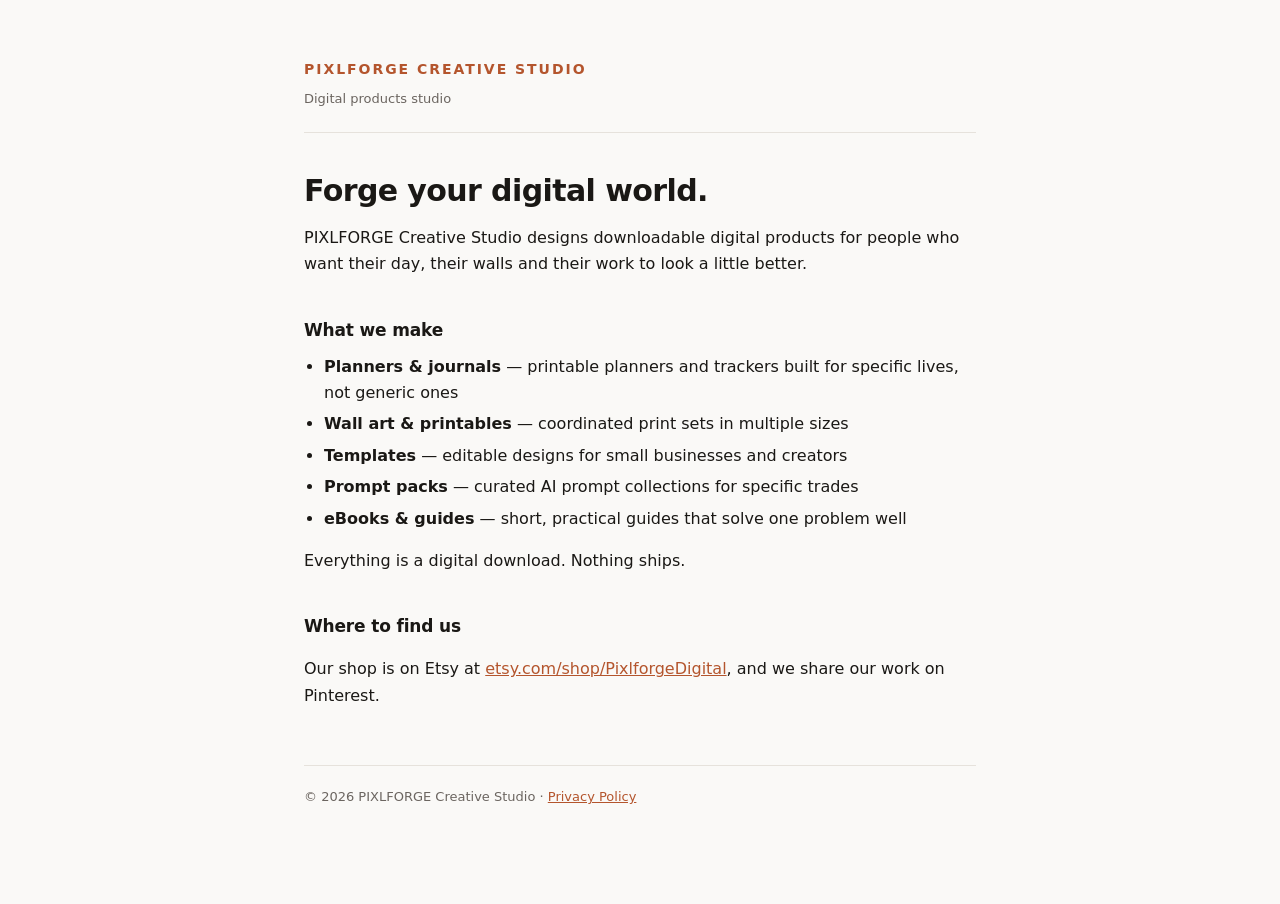
<file: index.html>
<!doctype html>
<html lang="en">
<head>
<meta name="p:domain_verify" content="0f56b58a0ff02cf027e37d7459110916"/>
<meta charset="utf-8">
<meta name="viewport" content="width=device-width,initial-scale=1">
<title>PIXLFORGE Creative Studio</title>
<meta name="description" content="PIXLFORGE Creative Studio designs downloadable digital products — printable planners, wall art, templates, prompt packs and eBooks.">
<link rel="stylesheet" href="style.css">
</head>
<body>
<div class="wrap">

<header class="site">
  <a class="brand" href="/">PIXLFORGE Creative Studio</a>
  <div class="tag">Digital products studio</div>
</header>

<h1>Forge your digital world.</h1>
<p>PIXLFORGE Creative Studio designs downloadable digital products for people who want
their day, their walls and their work to look a little better.</p>

<h2>What we make</h2>
<ul>
  <li><strong>Planners &amp; journals</strong> — printable planners and trackers built for specific lives, not generic ones</li>
  <li><strong>Wall art &amp; printables</strong> — coordinated print sets in multiple sizes</li>
  <li><strong>Templates</strong> — editable designs for small businesses and creators</li>
  <li><strong>Prompt packs</strong> — curated AI prompt collections for specific trades</li>
  <li><strong>eBooks &amp; guides</strong> — short, practical guides that solve one problem well</li>
</ul>
<p>Everything is a digital download. Nothing ships.</p>

<h2>Where to find us</h2>
<p>Our shop is on Etsy at
<a href="https://www.etsy.com/shop/PixlforgeDigital">etsy.com/shop/PixlforgeDigital</a>,
and we share our work on Pinterest.</p>

<footer>
  &copy; 2026 PIXLFORGE Creative Studio &middot; <a href="/privacy">Privacy Policy</a>
</footer>

</div>
</body>
</html>
</file>
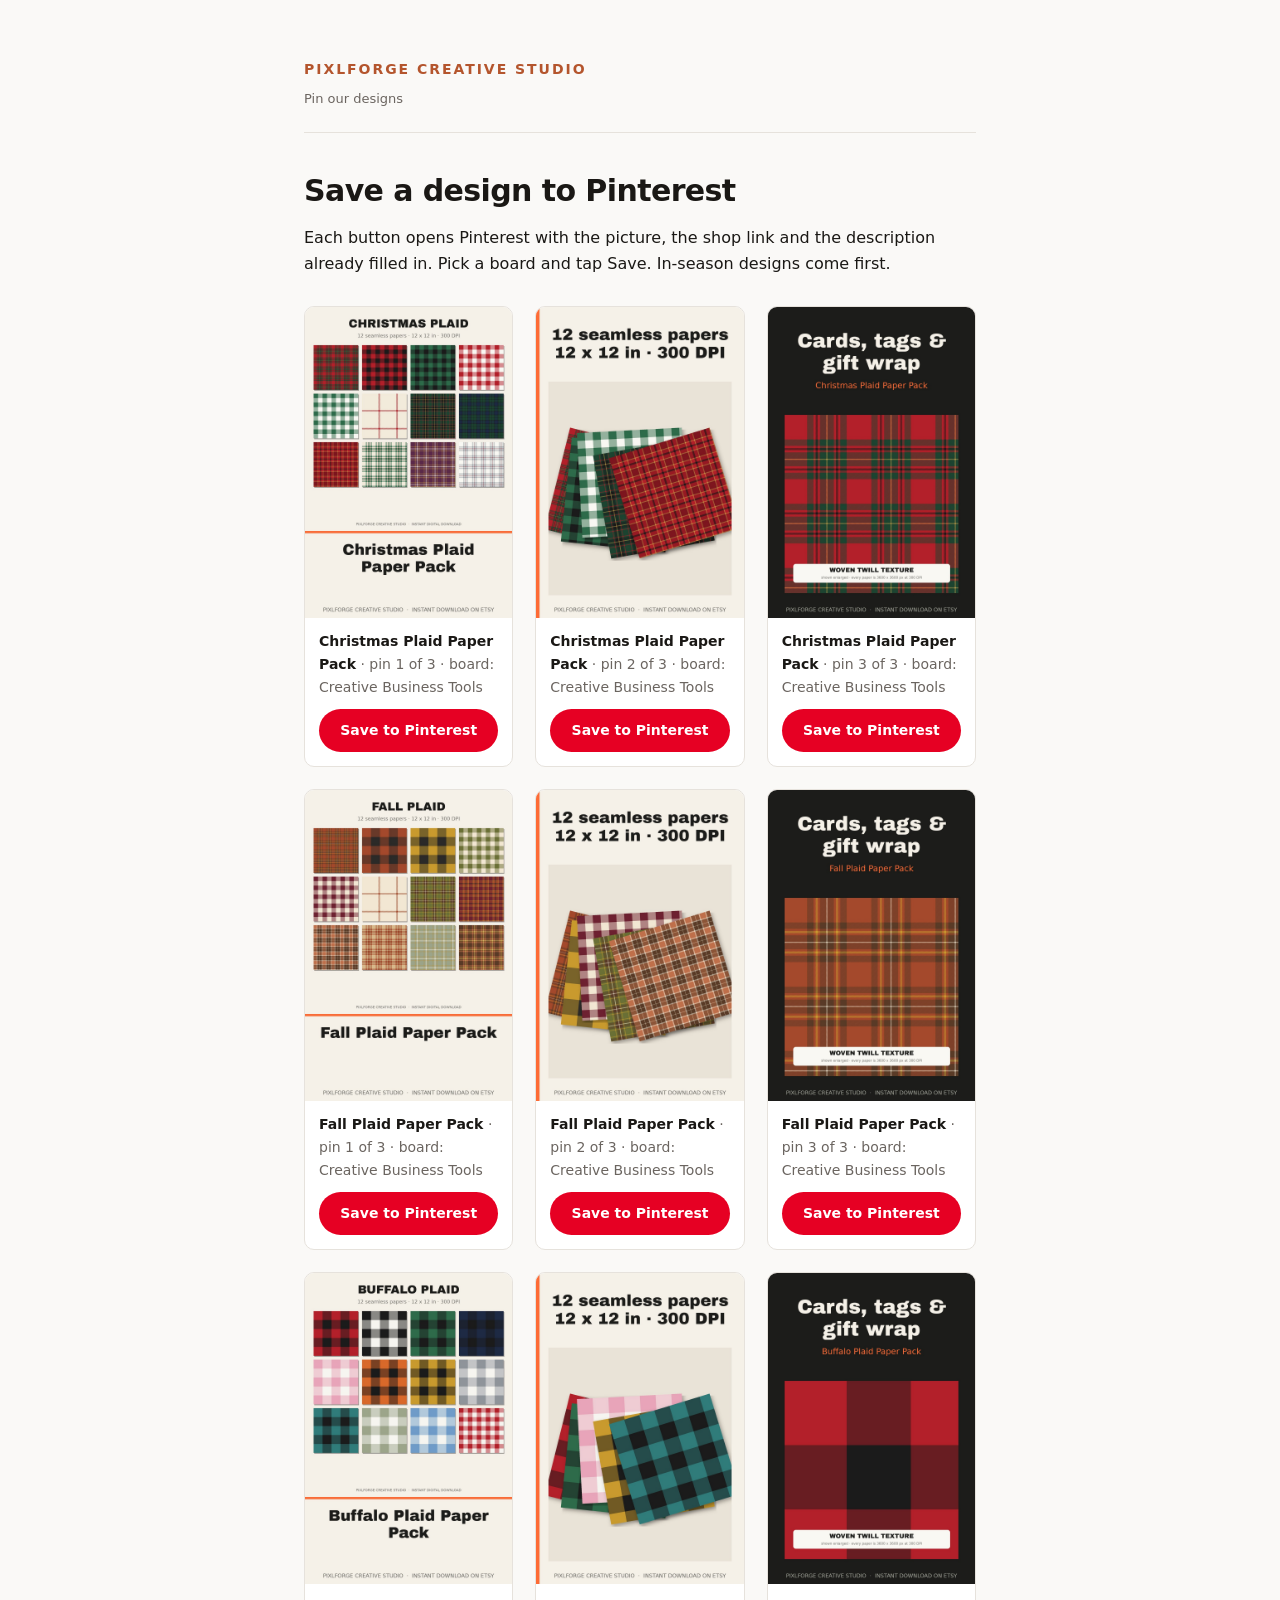
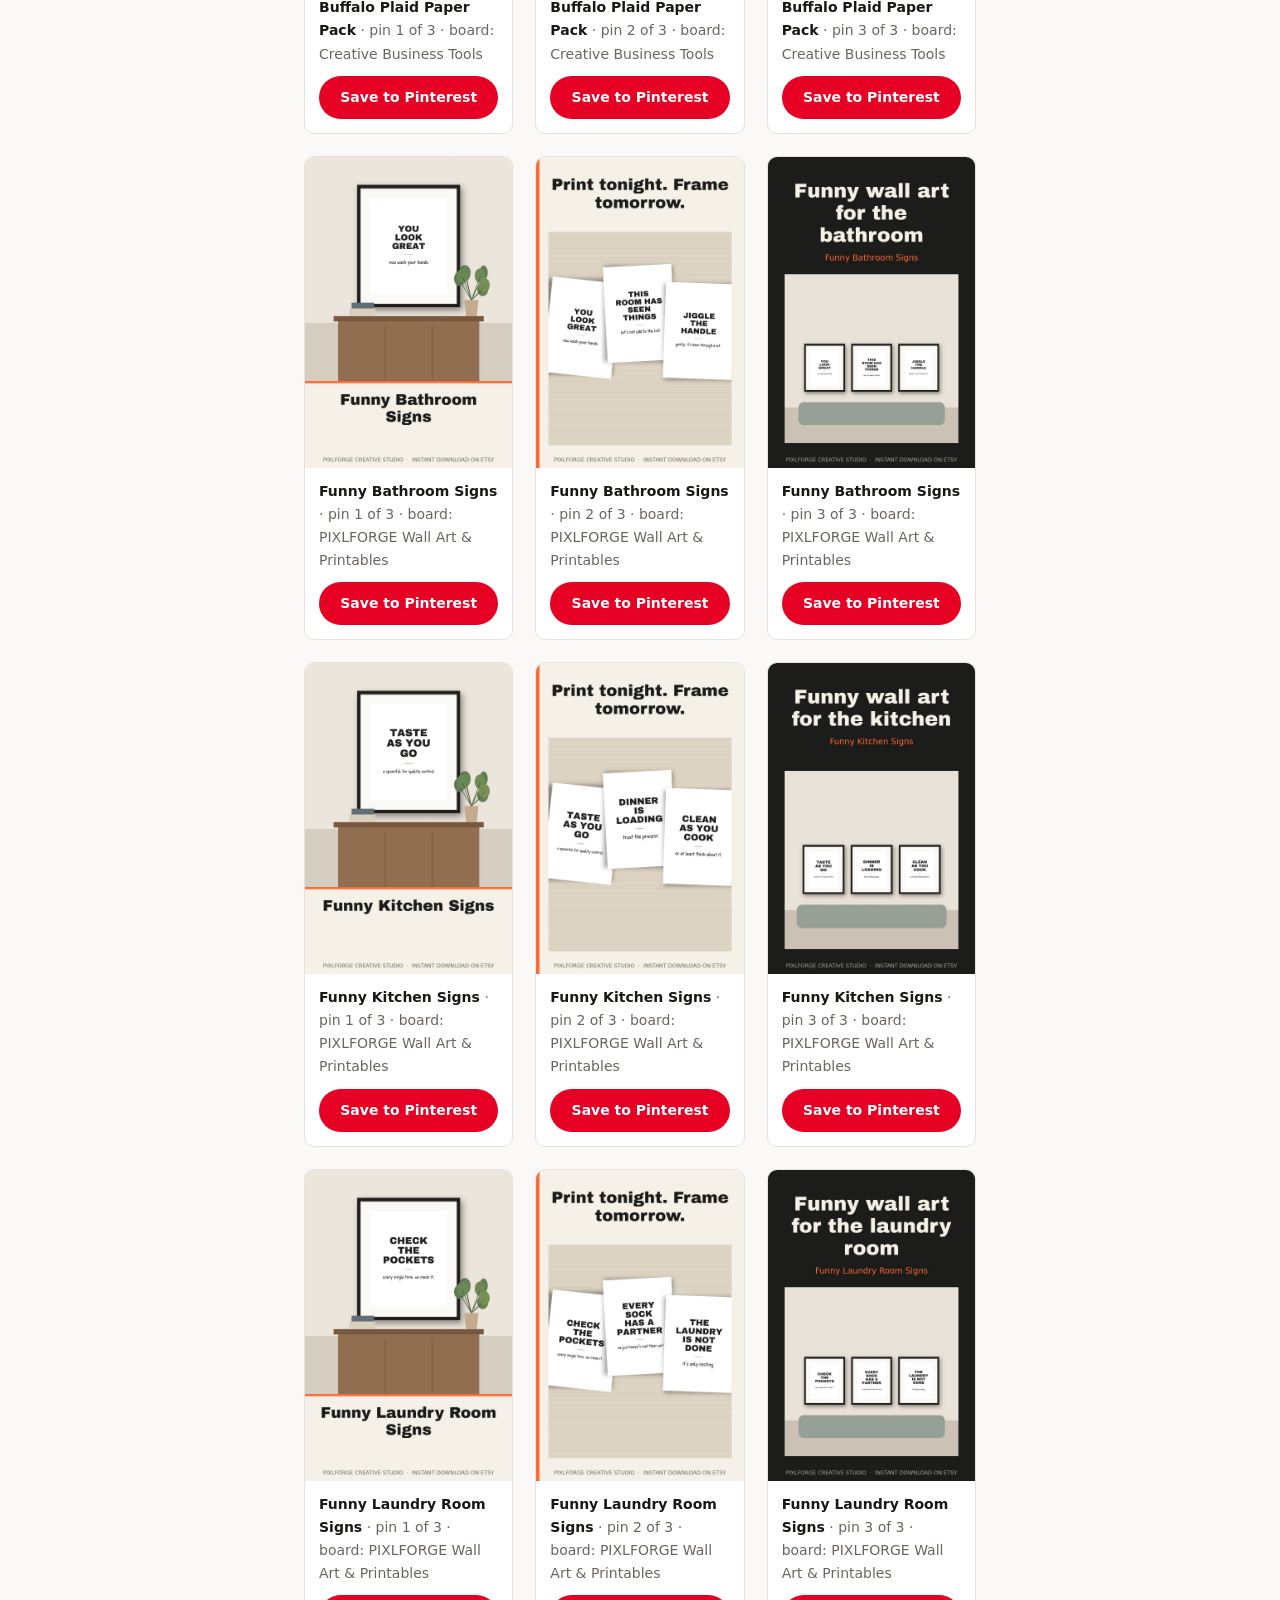
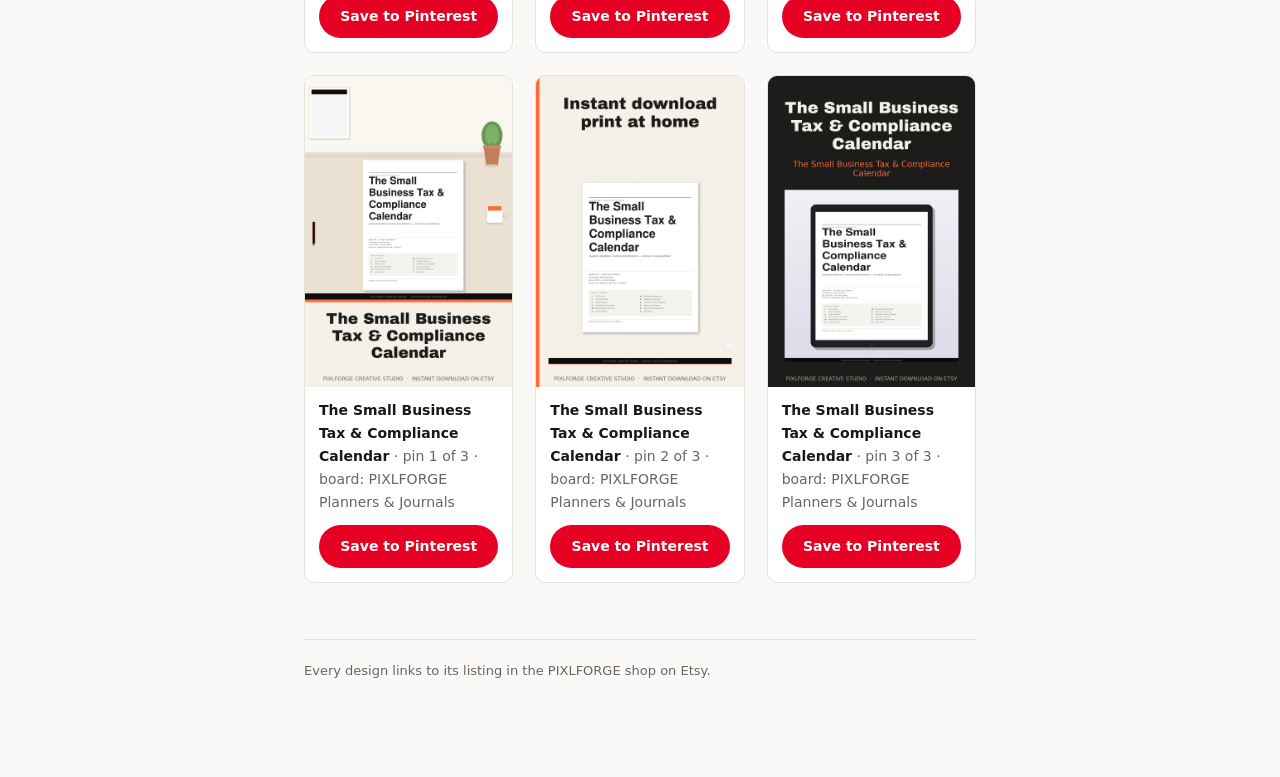
<file: pins/index.html>
<!doctype html>
<html lang="en">
<head>
<meta charset="utf-8">
<meta name="viewport" content="width=device-width,initial-scale=1">
<title>Pin PIXLFORGE designs</title>
<meta name="description" content="Save PIXLFORGE Creative Studio's printable designs to your Pinterest boards.">
<link rel="stylesheet" href="../style.css">
<style>
.grid{display:grid;grid-template-columns:repeat(auto-fill,minmax(200px,1fr));gap:22px;margin-top:28px}
figure{margin:0;background:var(--panel);border:1px solid var(--line);border-radius:10px;overflow:hidden}
figure img{display:block;width:100%;height:auto}
figcaption{padding:12px 14px 14px;font-size:14px}
figcaption span{color:var(--muted)}
.save{display:block;margin-top:10px;text-align:center;background:#e60023;color:#fff;border-radius:999px;padding:10px;text-decoration:none;font-weight:600}
</style>
</head>
<body>
<div class="wrap">
<header class="site">
  <a class="brand" href="../">PIXLFORGE Creative Studio</a>
  <div class="tag">Pin our designs</div>
</header>
<h1>Save a design to Pinterest</h1>
<p>Each button opens Pinterest with the picture, the shop link and the description already filled in.
Pick a board and tap Save. In-season designs come first.</p>

<div class="grid">
<figure><img src="christmas-plaid-digital-paper-pack-pin-1.jpg" alt="Christmas Plaid Paper Pack: christmas plaid digital paper for crafts" loading="lazy" width="1000" height="1500"><figcaption><strong>Christmas Plaid Paper Pack</strong> <span>· pin 1 of 3 · board: Creative Business Tools</span><a class="save" href="https://www.pinterest.com/pin/create/button/?url=https%3A%2F%2Fwww.etsy.com%2Flisting%2F4585248836&amp;media=https%3A%2F%2Fglozito11.github.io%2Fpixlforge-site%2Fpins%2Fchristmas-plaid-digital-paper-pack-pin-1.jpg&amp;description=Christmas%20Plaid%20Paper%20Pack%20%E2%80%94%2012%20seamless%2012x12%20in%2C%20300%20DPI%20papers%20for%20scrapbooking%2C%20cards%2C%20gift%20tags%20and%20wrapping%20paper.%20Instant%20digital%20download%20from%20PIXLFORGE%20on%20Etsy.%20Ideas%3A%20christmas%20plaid%2C%20plaid%20digital%20paper%2C%20christmas%20digital%2C%20digital%20paper%20pack%2C%20scrapbook%20paper%2C%20buffalo%20plaid." target="_blank" rel="noopener">Save to Pinterest</a></figcaption></figure>
<figure><img src="christmas-plaid-digital-paper-pack-pin-2.jpg" alt="Christmas Plaid Paper Pack: christmas plaid digital paper for crafts" loading="lazy" width="1000" height="1500"><figcaption><strong>Christmas Plaid Paper Pack</strong> <span>· pin 2 of 3 · board: Creative Business Tools</span><a class="save" href="https://www.pinterest.com/pin/create/button/?url=https%3A%2F%2Fwww.etsy.com%2Flisting%2F4585248836&amp;media=https%3A%2F%2Fglozito11.github.io%2Fpixlforge-site%2Fpins%2Fchristmas-plaid-digital-paper-pack-pin-2.jpg&amp;description=Christmas%20Plaid%20Paper%20Pack%20%E2%80%94%2012%20seamless%2012x12%20in%2C%20300%20DPI%20papers%20for%20scrapbooking%2C%20cards%2C%20gift%20tags%20and%20wrapping%20paper.%20Instant%20digital%20download%20from%20PIXLFORGE%20on%20Etsy.%20Ideas%3A%20christmas%20plaid%2C%20plaid%20digital%20paper%2C%20christmas%20digital%2C%20digital%20paper%20pack%2C%20scrapbook%20paper%2C%20buffalo%20plaid." target="_blank" rel="noopener">Save to Pinterest</a></figcaption></figure>
<figure><img src="christmas-plaid-digital-paper-pack-pin-3.jpg" alt="Christmas Plaid Paper Pack: christmas plaid digital paper for crafts" loading="lazy" width="1000" height="1500"><figcaption><strong>Christmas Plaid Paper Pack</strong> <span>· pin 3 of 3 · board: Creative Business Tools</span><a class="save" href="https://www.pinterest.com/pin/create/button/?url=https%3A%2F%2Fwww.etsy.com%2Flisting%2F4585248836&amp;media=https%3A%2F%2Fglozito11.github.io%2Fpixlforge-site%2Fpins%2Fchristmas-plaid-digital-paper-pack-pin-3.jpg&amp;description=Christmas%20Plaid%20Paper%20Pack%20%E2%80%94%2012%20seamless%2012x12%20in%2C%20300%20DPI%20papers%20for%20scrapbooking%2C%20cards%2C%20gift%20tags%20and%20wrapping%20paper.%20Instant%20digital%20download%20from%20PIXLFORGE%20on%20Etsy.%20Ideas%3A%20christmas%20plaid%2C%20plaid%20digital%20paper%2C%20christmas%20digital%2C%20digital%20paper%20pack%2C%20scrapbook%20paper%2C%20buffalo%20plaid." target="_blank" rel="noopener">Save to Pinterest</a></figcaption></figure>
<figure><img src="fall-plaid-digital-paper-pack-pin-1.jpg" alt="Fall Plaid Paper Pack: fall plaid digital paper for crafts" loading="lazy" width="1000" height="1500"><figcaption><strong>Fall Plaid Paper Pack</strong> <span>· pin 1 of 3 · board: Creative Business Tools</span><a class="save" href="https://www.pinterest.com/pin/create/button/?url=https%3A%2F%2Fwww.etsy.com%2Flisting%2F4585356512&amp;media=https%3A%2F%2Fglozito11.github.io%2Fpixlforge-site%2Fpins%2Ffall-plaid-digital-paper-pack-pin-1.jpg&amp;description=Fall%20Plaid%20Paper%20Pack%20%E2%80%94%2012%20seamless%2012x12%20in%2C%20300%20DPI%20papers%20for%20scrapbooking%2C%20cards%2C%20gift%20tags%20and%20wrapping%20paper.%20Instant%20digital%20download%20from%20PIXLFORGE%20on%20Etsy.%20Ideas%3A%20fall%20digital%20paper%2C%20digital%20paper%2C%20plaid%20digital%20paper%2C%20autumn%20plaid%2C%20scrapbook%20paper%2C%20digital%20paper%20pack." target="_blank" rel="noopener">Save to Pinterest</a></figcaption></figure>
<figure><img src="fall-plaid-digital-paper-pack-pin-2.jpg" alt="Fall Plaid Paper Pack: fall plaid digital paper for crafts" loading="lazy" width="1000" height="1500"><figcaption><strong>Fall Plaid Paper Pack</strong> <span>· pin 2 of 3 · board: Creative Business Tools</span><a class="save" href="https://www.pinterest.com/pin/create/button/?url=https%3A%2F%2Fwww.etsy.com%2Flisting%2F4585356512&amp;media=https%3A%2F%2Fglozito11.github.io%2Fpixlforge-site%2Fpins%2Ffall-plaid-digital-paper-pack-pin-2.jpg&amp;description=Fall%20Plaid%20Paper%20Pack%20%E2%80%94%2012%20seamless%2012x12%20in%2C%20300%20DPI%20papers%20for%20scrapbooking%2C%20cards%2C%20gift%20tags%20and%20wrapping%20paper.%20Instant%20digital%20download%20from%20PIXLFORGE%20on%20Etsy.%20Ideas%3A%20fall%20digital%20paper%2C%20digital%20paper%2C%20plaid%20digital%20paper%2C%20autumn%20plaid%2C%20scrapbook%20paper%2C%20digital%20paper%20pack." target="_blank" rel="noopener">Save to Pinterest</a></figcaption></figure>
<figure><img src="fall-plaid-digital-paper-pack-pin-3.jpg" alt="Fall Plaid Paper Pack: fall plaid digital paper for crafts" loading="lazy" width="1000" height="1500"><figcaption><strong>Fall Plaid Paper Pack</strong> <span>· pin 3 of 3 · board: Creative Business Tools</span><a class="save" href="https://www.pinterest.com/pin/create/button/?url=https%3A%2F%2Fwww.etsy.com%2Flisting%2F4585356512&amp;media=https%3A%2F%2Fglozito11.github.io%2Fpixlforge-site%2Fpins%2Ffall-plaid-digital-paper-pack-pin-3.jpg&amp;description=Fall%20Plaid%20Paper%20Pack%20%E2%80%94%2012%20seamless%2012x12%20in%2C%20300%20DPI%20papers%20for%20scrapbooking%2C%20cards%2C%20gift%20tags%20and%20wrapping%20paper.%20Instant%20digital%20download%20from%20PIXLFORGE%20on%20Etsy.%20Ideas%3A%20fall%20digital%20paper%2C%20digital%20paper%2C%20plaid%20digital%20paper%2C%20autumn%20plaid%2C%20scrapbook%20paper%2C%20digital%20paper%20pack." target="_blank" rel="noopener">Save to Pinterest</a></figcaption></figure>
<figure><img src="buffalo-plaid-digital-paper-pack-pin-1.jpg" alt="Buffalo Plaid Paper Pack: buffalo plaid digital paper for crafts" loading="lazy" width="1000" height="1500"><figcaption><strong>Buffalo Plaid Paper Pack</strong> <span>· pin 1 of 3 · board: Creative Business Tools</span><a class="save" href="https://www.pinterest.com/pin/create/button/?url=https%3A%2F%2Fwww.etsy.com%2Flisting%2F4586747272&amp;media=https%3A%2F%2Fglozito11.github.io%2Fpixlforge-site%2Fpins%2Fbuffalo-plaid-digital-paper-pack-pin-1.jpg&amp;description=Buffalo%20Plaid%20Paper%20Pack%20%E2%80%94%2012%20seamless%2012x12%20in%2C%20300%20DPI%20papers%20for%20scrapbooking%2C%20cards%2C%20gift%20tags%20and%20wrapping%20paper.%20Instant%20digital%20download%20from%20PIXLFORGE%20on%20Etsy.%20Ideas%3A%20buffalo%20plaid%2C%20digital%20paper%2C%20scrapbook%20paper%2C%20plaid%20digital%20paper%2C%20buffalo%20check%2C%20lumberjack%20plaid." target="_blank" rel="noopener">Save to Pinterest</a></figcaption></figure>
<figure><img src="buffalo-plaid-digital-paper-pack-pin-2.jpg" alt="Buffalo Plaid Paper Pack: buffalo plaid digital paper for crafts" loading="lazy" width="1000" height="1500"><figcaption><strong>Buffalo Plaid Paper Pack</strong> <span>· pin 2 of 3 · board: Creative Business Tools</span><a class="save" href="https://www.pinterest.com/pin/create/button/?url=https%3A%2F%2Fwww.etsy.com%2Flisting%2F4586747272&amp;media=https%3A%2F%2Fglozito11.github.io%2Fpixlforge-site%2Fpins%2Fbuffalo-plaid-digital-paper-pack-pin-2.jpg&amp;description=Buffalo%20Plaid%20Paper%20Pack%20%E2%80%94%2012%20seamless%2012x12%20in%2C%20300%20DPI%20papers%20for%20scrapbooking%2C%20cards%2C%20gift%20tags%20and%20wrapping%20paper.%20Instant%20digital%20download%20from%20PIXLFORGE%20on%20Etsy.%20Ideas%3A%20buffalo%20plaid%2C%20digital%20paper%2C%20scrapbook%20paper%2C%20plaid%20digital%20paper%2C%20buffalo%20check%2C%20lumberjack%20plaid." target="_blank" rel="noopener">Save to Pinterest</a></figcaption></figure>
<figure><img src="buffalo-plaid-digital-paper-pack-pin-3.jpg" alt="Buffalo Plaid Paper Pack: buffalo plaid digital paper for crafts" loading="lazy" width="1000" height="1500"><figcaption><strong>Buffalo Plaid Paper Pack</strong> <span>· pin 3 of 3 · board: Creative Business Tools</span><a class="save" href="https://www.pinterest.com/pin/create/button/?url=https%3A%2F%2Fwww.etsy.com%2Flisting%2F4586747272&amp;media=https%3A%2F%2Fglozito11.github.io%2Fpixlforge-site%2Fpins%2Fbuffalo-plaid-digital-paper-pack-pin-3.jpg&amp;description=Buffalo%20Plaid%20Paper%20Pack%20%E2%80%94%2012%20seamless%2012x12%20in%2C%20300%20DPI%20papers%20for%20scrapbooking%2C%20cards%2C%20gift%20tags%20and%20wrapping%20paper.%20Instant%20digital%20download%20from%20PIXLFORGE%20on%20Etsy.%20Ideas%3A%20buffalo%20plaid%2C%20digital%20paper%2C%20scrapbook%20paper%2C%20plaid%20digital%20paper%2C%20buffalo%20check%2C%20lumberjack%20plaid." target="_blank" rel="noopener">Save to Pinterest</a></figcaption></figure>
<figure><img src="funny-bathroom-wall-art-set-of-3-pin-1.jpg" alt="Funny Bathroom Signs: funny bathroom decor" loading="lazy" width="1000" height="1500"><figcaption><strong>Funny Bathroom Signs</strong> <span>· pin 1 of 3 · board: PIXLFORGE Wall Art &amp; Printables</span><a class="save" href="https://www.pinterest.com/pin/create/button/?url=https%3A%2F%2Fwww.etsy.com%2Flisting%2F4583254007&amp;media=https%3A%2F%2Fglozito11.github.io%2Fpixlforge-site%2Fpins%2Ffunny-bathroom-wall-art-set-of-3-pin-1.jpg&amp;description=Funny%20Bathroom%20Signs%20%E2%80%94%20a%20set%20of%203%20funny%20printable%20signs%20in%208%20sizes.%20Print%20at%20home%2C%20frame%2C%20and%20give%20the%20room%20a%20laugh.%20Instant%20digital%20download%20from%20PIXLFORGE%20on%20Etsy.%20Ideas%3A%20funny%20bathroom%20sign%2C%20bathroom%20wall%20art%2C%20bathroom%20decor%2C%20funny%20bathroom%20art%2C%20bathroom%20printable%2C%20bathroom%20wall%20decor." target="_blank" rel="noopener">Save to Pinterest</a></figcaption></figure>
<figure><img src="funny-bathroom-wall-art-set-of-3-pin-2.jpg" alt="Funny Bathroom Signs: funny bathroom decor" loading="lazy" width="1000" height="1500"><figcaption><strong>Funny Bathroom Signs</strong> <span>· pin 2 of 3 · board: PIXLFORGE Wall Art &amp; Printables</span><a class="save" href="https://www.pinterest.com/pin/create/button/?url=https%3A%2F%2Fwww.etsy.com%2Flisting%2F4583254007&amp;media=https%3A%2F%2Fglozito11.github.io%2Fpixlforge-site%2Fpins%2Ffunny-bathroom-wall-art-set-of-3-pin-2.jpg&amp;description=Funny%20Bathroom%20Signs%20%E2%80%94%20a%20set%20of%203%20funny%20printable%20signs%20in%208%20sizes.%20Print%20at%20home%2C%20frame%2C%20and%20give%20the%20room%20a%20laugh.%20Instant%20digital%20download%20from%20PIXLFORGE%20on%20Etsy.%20Ideas%3A%20funny%20bathroom%20sign%2C%20bathroom%20wall%20art%2C%20bathroom%20decor%2C%20funny%20bathroom%20art%2C%20bathroom%20printable%2C%20bathroom%20wall%20decor." target="_blank" rel="noopener">Save to Pinterest</a></figcaption></figure>
<figure><img src="funny-bathroom-wall-art-set-of-3-pin-3.jpg" alt="Funny Bathroom Signs: funny bathroom decor" loading="lazy" width="1000" height="1500"><figcaption><strong>Funny Bathroom Signs</strong> <span>· pin 3 of 3 · board: PIXLFORGE Wall Art &amp; Printables</span><a class="save" href="https://www.pinterest.com/pin/create/button/?url=https%3A%2F%2Fwww.etsy.com%2Flisting%2F4583254007&amp;media=https%3A%2F%2Fglozito11.github.io%2Fpixlforge-site%2Fpins%2Ffunny-bathroom-wall-art-set-of-3-pin-3.jpg&amp;description=Funny%20Bathroom%20Signs%20%E2%80%94%20a%20set%20of%203%20funny%20printable%20signs%20in%208%20sizes.%20Print%20at%20home%2C%20frame%2C%20and%20give%20the%20room%20a%20laugh.%20Instant%20digital%20download%20from%20PIXLFORGE%20on%20Etsy.%20Ideas%3A%20funny%20bathroom%20sign%2C%20bathroom%20wall%20art%2C%20bathroom%20decor%2C%20funny%20bathroom%20art%2C%20bathroom%20printable%2C%20bathroom%20wall%20decor." target="_blank" rel="noopener">Save to Pinterest</a></figcaption></figure>
<figure><img src="funny-kitchen-wall-art-set-of-3-pin-1.jpg" alt="Funny Kitchen Signs: funny kitchen decor" loading="lazy" width="1000" height="1500"><figcaption><strong>Funny Kitchen Signs</strong> <span>· pin 1 of 3 · board: PIXLFORGE Wall Art &amp; Printables</span><a class="save" href="https://www.pinterest.com/pin/create/button/?url=https%3A%2F%2Fwww.etsy.com%2Flisting%2F4587433540&amp;media=https%3A%2F%2Fglozito11.github.io%2Fpixlforge-site%2Fpins%2Ffunny-kitchen-wall-art-set-of-3-pin-1.jpg&amp;description=Funny%20Kitchen%20Signs%20%E2%80%94%20a%20set%20of%203%20funny%20printable%20signs%20in%208%20sizes.%20Print%20at%20home%2C%20frame%2C%20and%20give%20the%20room%20a%20laugh.%20Instant%20digital%20download%20from%20PIXLFORGE%20on%20Etsy.%20Ideas%3A%20funny%20kitchen%20sign%2C%20kitchen%20wall%20art%2C%20kitchen%20decor%2C%20funny%20kitchen%20art%2C%20kitchen%20printable%2C%20kitchen%20wall%20decor." target="_blank" rel="noopener">Save to Pinterest</a></figcaption></figure>
<figure><img src="funny-kitchen-wall-art-set-of-3-pin-2.jpg" alt="Funny Kitchen Signs: funny kitchen decor" loading="lazy" width="1000" height="1500"><figcaption><strong>Funny Kitchen Signs</strong> <span>· pin 2 of 3 · board: PIXLFORGE Wall Art &amp; Printables</span><a class="save" href="https://www.pinterest.com/pin/create/button/?url=https%3A%2F%2Fwww.etsy.com%2Flisting%2F4587433540&amp;media=https%3A%2F%2Fglozito11.github.io%2Fpixlforge-site%2Fpins%2Ffunny-kitchen-wall-art-set-of-3-pin-2.jpg&amp;description=Funny%20Kitchen%20Signs%20%E2%80%94%20a%20set%20of%203%20funny%20printable%20signs%20in%208%20sizes.%20Print%20at%20home%2C%20frame%2C%20and%20give%20the%20room%20a%20laugh.%20Instant%20digital%20download%20from%20PIXLFORGE%20on%20Etsy.%20Ideas%3A%20funny%20kitchen%20sign%2C%20kitchen%20wall%20art%2C%20kitchen%20decor%2C%20funny%20kitchen%20art%2C%20kitchen%20printable%2C%20kitchen%20wall%20decor." target="_blank" rel="noopener">Save to Pinterest</a></figcaption></figure>
<figure><img src="funny-kitchen-wall-art-set-of-3-pin-3.jpg" alt="Funny Kitchen Signs: funny kitchen decor" loading="lazy" width="1000" height="1500"><figcaption><strong>Funny Kitchen Signs</strong> <span>· pin 3 of 3 · board: PIXLFORGE Wall Art &amp; Printables</span><a class="save" href="https://www.pinterest.com/pin/create/button/?url=https%3A%2F%2Fwww.etsy.com%2Flisting%2F4587433540&amp;media=https%3A%2F%2Fglozito11.github.io%2Fpixlforge-site%2Fpins%2Ffunny-kitchen-wall-art-set-of-3-pin-3.jpg&amp;description=Funny%20Kitchen%20Signs%20%E2%80%94%20a%20set%20of%203%20funny%20printable%20signs%20in%208%20sizes.%20Print%20at%20home%2C%20frame%2C%20and%20give%20the%20room%20a%20laugh.%20Instant%20digital%20download%20from%20PIXLFORGE%20on%20Etsy.%20Ideas%3A%20funny%20kitchen%20sign%2C%20kitchen%20wall%20art%2C%20kitchen%20decor%2C%20funny%20kitchen%20art%2C%20kitchen%20printable%2C%20kitchen%20wall%20decor." target="_blank" rel="noopener">Save to Pinterest</a></figcaption></figure>
<figure><img src="funny-laundry-room-wall-art-set-of-3-pin-1.jpg" alt="Funny Laundry Room Signs: funny laundry room decor" loading="lazy" width="1000" height="1500"><figcaption><strong>Funny Laundry Room Signs</strong> <span>· pin 1 of 3 · board: PIXLFORGE Wall Art &amp; Printables</span><a class="save" href="https://www.pinterest.com/pin/create/button/?url=https%3A%2F%2Fwww.etsy.com%2Flisting%2F4586410712&amp;media=https%3A%2F%2Fglozito11.github.io%2Fpixlforge-site%2Fpins%2Ffunny-laundry-room-wall-art-set-of-3-pin-1.jpg&amp;description=Funny%20Laundry%20Room%20Signs%20%E2%80%94%20a%20set%20of%203%20funny%20printable%20signs%20in%208%20sizes.%20Print%20at%20home%2C%20frame%2C%20and%20give%20the%20room%20a%20laugh.%20Instant%20digital%20download%20from%20PIXLFORGE%20on%20Etsy.%20Ideas%3A%20laundry%20room%20sign%2C%20laundry%20room%20decor%2C%20funny%20laundry%20sign%2C%20laundry%20room%20art%2C%20laundry%20wall%20art%2C%20laundry%20printable." target="_blank" rel="noopener">Save to Pinterest</a></figcaption></figure>
<figure><img src="funny-laundry-room-wall-art-set-of-3-pin-2.jpg" alt="Funny Laundry Room Signs: funny laundry room decor" loading="lazy" width="1000" height="1500"><figcaption><strong>Funny Laundry Room Signs</strong> <span>· pin 2 of 3 · board: PIXLFORGE Wall Art &amp; Printables</span><a class="save" href="https://www.pinterest.com/pin/create/button/?url=https%3A%2F%2Fwww.etsy.com%2Flisting%2F4586410712&amp;media=https%3A%2F%2Fglozito11.github.io%2Fpixlforge-site%2Fpins%2Ffunny-laundry-room-wall-art-set-of-3-pin-2.jpg&amp;description=Funny%20Laundry%20Room%20Signs%20%E2%80%94%20a%20set%20of%203%20funny%20printable%20signs%20in%208%20sizes.%20Print%20at%20home%2C%20frame%2C%20and%20give%20the%20room%20a%20laugh.%20Instant%20digital%20download%20from%20PIXLFORGE%20on%20Etsy.%20Ideas%3A%20laundry%20room%20sign%2C%20laundry%20room%20decor%2C%20funny%20laundry%20sign%2C%20laundry%20room%20art%2C%20laundry%20wall%20art%2C%20laundry%20printable." target="_blank" rel="noopener">Save to Pinterest</a></figcaption></figure>
<figure><img src="funny-laundry-room-wall-art-set-of-3-pin-3.jpg" alt="Funny Laundry Room Signs: funny laundry room decor" loading="lazy" width="1000" height="1500"><figcaption><strong>Funny Laundry Room Signs</strong> <span>· pin 3 of 3 · board: PIXLFORGE Wall Art &amp; Printables</span><a class="save" href="https://www.pinterest.com/pin/create/button/?url=https%3A%2F%2Fwww.etsy.com%2Flisting%2F4586410712&amp;media=https%3A%2F%2Fglozito11.github.io%2Fpixlforge-site%2Fpins%2Ffunny-laundry-room-wall-art-set-of-3-pin-3.jpg&amp;description=Funny%20Laundry%20Room%20Signs%20%E2%80%94%20a%20set%20of%203%20funny%20printable%20signs%20in%208%20sizes.%20Print%20at%20home%2C%20frame%2C%20and%20give%20the%20room%20a%20laugh.%20Instant%20digital%20download%20from%20PIXLFORGE%20on%20Etsy.%20Ideas%3A%20laundry%20room%20sign%2C%20laundry%20room%20decor%2C%20funny%20laundry%20sign%2C%20laundry%20room%20art%2C%20laundry%20wall%20art%2C%20laundry%20printable." target="_blank" rel="noopener">Save to Pinterest</a></figcaption></figure>
<figure><img src="the-small-business-tax-compliance-calendar-pin-1.jpg" alt="The Small Business Tax &amp; Compliance Calendar: Freelancers and solopreneurs managing quarterly tax deadlines and invoicing cycles" loading="lazy" width="1000" height="1500"><figcaption><strong>The Small Business Tax &amp; Compliance Calendar</strong> <span>· pin 1 of 3 · board: PIXLFORGE Planners &amp; Journals</span><a class="save" href="https://www.pinterest.com/pin/create/button/?url=https%3A%2F%2Fwww.etsy.com%2Flisting%2F4587883828&amp;media=https%3A%2F%2Fglozito11.github.io%2Fpixlforge-site%2Fpins%2Fthe-small-business-tax-compliance-calendar-pin-1.jpg&amp;description=The%20Small%20Business%20Tax%20%26%20Compliance%20Calendar%20%E2%80%94%20instant%20digital%20download%2C%20print%20at%20home.%20Instant%20digital%20download%20from%20PIXLFORGE%20on%20Etsy.%20Ideas%3A%20quarterly%20taxes%2C%20freelancers%2C%20expense%20tracker%2C%20small%20business%2C%20income%20tracker%2C%20tax%20planner." target="_blank" rel="noopener">Save to Pinterest</a></figcaption></figure>
<figure><img src="the-small-business-tax-compliance-calendar-pin-2.jpg" alt="The Small Business Tax &amp; Compliance Calendar: Freelancers and solopreneurs managing quarterly tax deadlines and invoicing cycles" loading="lazy" width="1000" height="1500"><figcaption><strong>The Small Business Tax &amp; Compliance Calendar</strong> <span>· pin 2 of 3 · board: PIXLFORGE Planners &amp; Journals</span><a class="save" href="https://www.pinterest.com/pin/create/button/?url=https%3A%2F%2Fwww.etsy.com%2Flisting%2F4587883828&amp;media=https%3A%2F%2Fglozito11.github.io%2Fpixlforge-site%2Fpins%2Fthe-small-business-tax-compliance-calendar-pin-2.jpg&amp;description=The%20Small%20Business%20Tax%20%26%20Compliance%20Calendar%20%E2%80%94%20instant%20digital%20download%2C%20print%20at%20home.%20Instant%20digital%20download%20from%20PIXLFORGE%20on%20Etsy.%20Ideas%3A%20quarterly%20taxes%2C%20freelancers%2C%20expense%20tracker%2C%20small%20business%2C%20income%20tracker%2C%20tax%20planner." target="_blank" rel="noopener">Save to Pinterest</a></figcaption></figure>
<figure><img src="the-small-business-tax-compliance-calendar-pin-3.jpg" alt="The Small Business Tax &amp; Compliance Calendar: Freelancers and solopreneurs managing quarterly tax deadlines and invoicing cycles" loading="lazy" width="1000" height="1500"><figcaption><strong>The Small Business Tax &amp; Compliance Calendar</strong> <span>· pin 3 of 3 · board: PIXLFORGE Planners &amp; Journals</span><a class="save" href="https://www.pinterest.com/pin/create/button/?url=https%3A%2F%2Fwww.etsy.com%2Flisting%2F4587883828&amp;media=https%3A%2F%2Fglozito11.github.io%2Fpixlforge-site%2Fpins%2Fthe-small-business-tax-compliance-calendar-pin-3.jpg&amp;description=The%20Small%20Business%20Tax%20%26%20Compliance%20Calendar%20%E2%80%94%20instant%20digital%20download%2C%20print%20at%20home.%20Instant%20digital%20download%20from%20PIXLFORGE%20on%20Etsy.%20Ideas%3A%20quarterly%20taxes%2C%20freelancers%2C%20expense%20tracker%2C%20small%20business%2C%20income%20tracker%2C%20tax%20planner." target="_blank" rel="noopener">Save to Pinterest</a></figcaption></figure>
</div>
<footer>Every design links to its listing in the PIXLFORGE shop on Etsy.</footer>
</div>
</body>
</html>
</file>
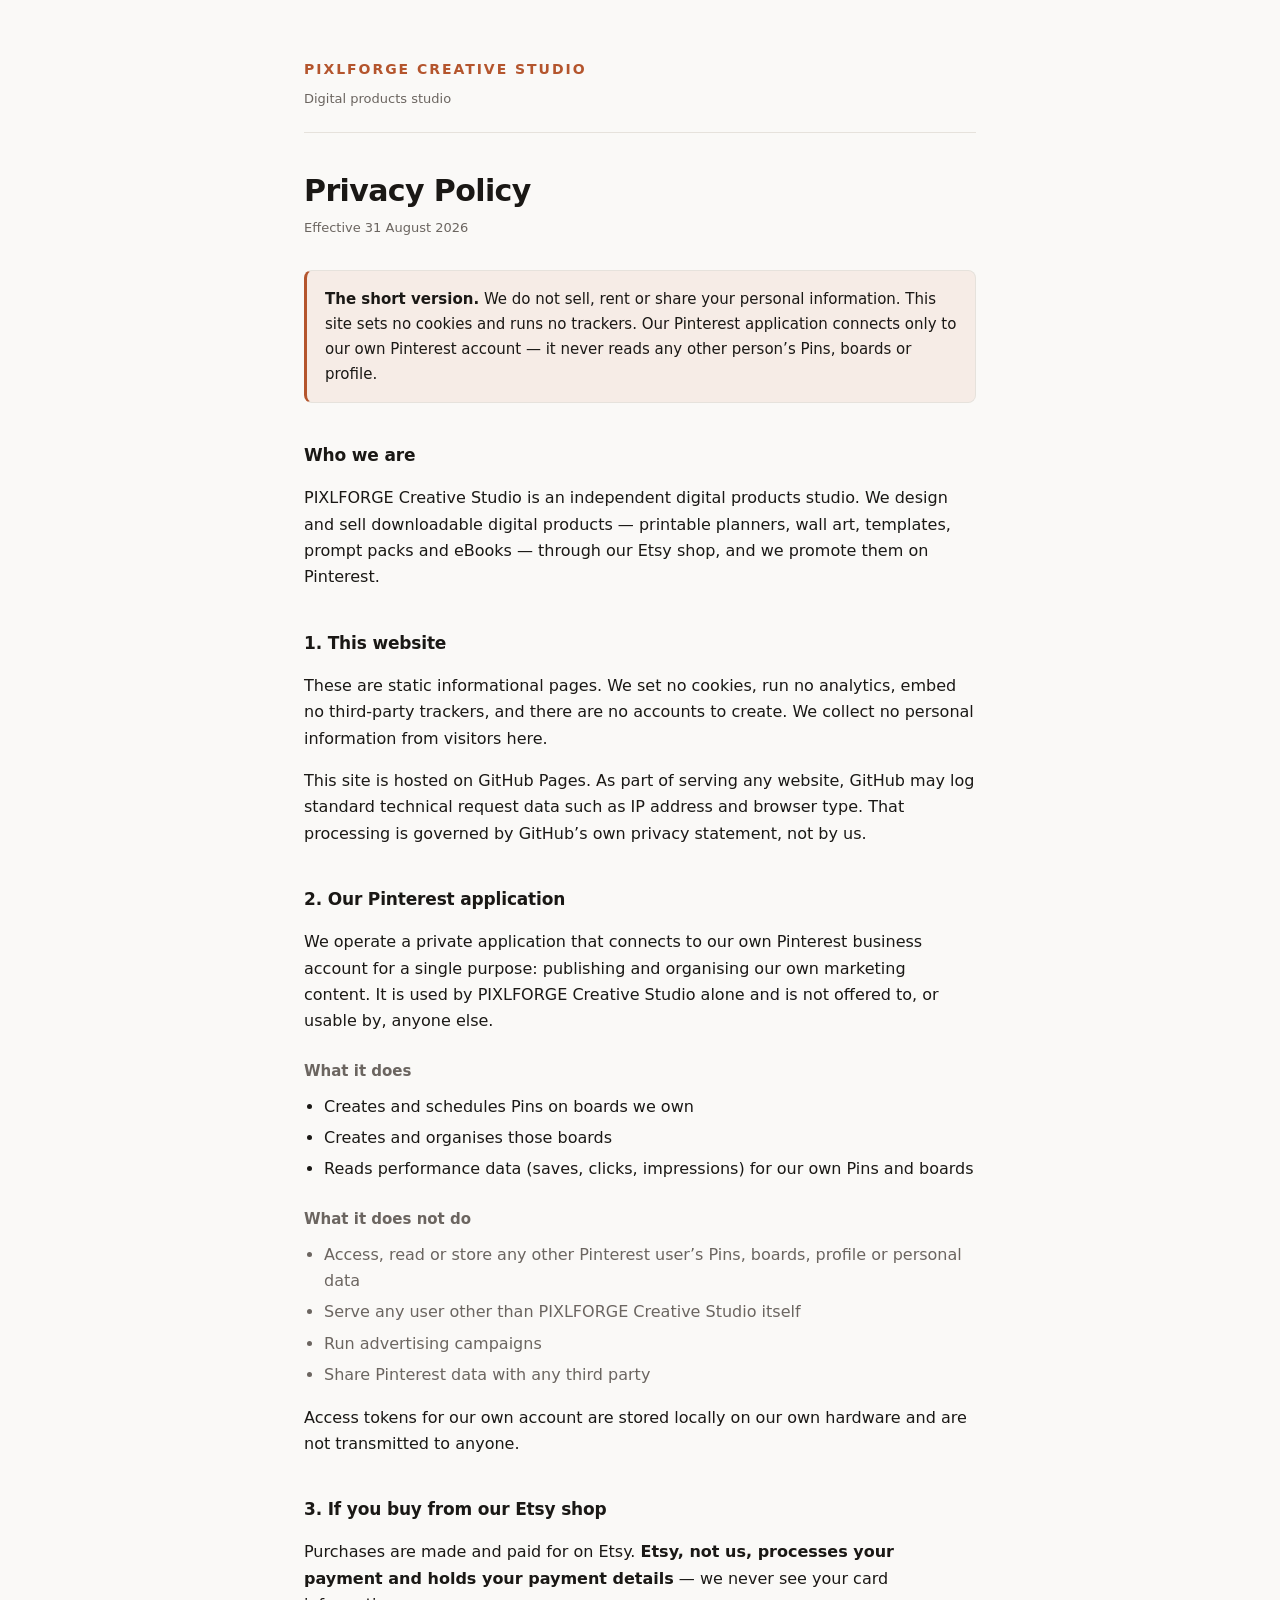
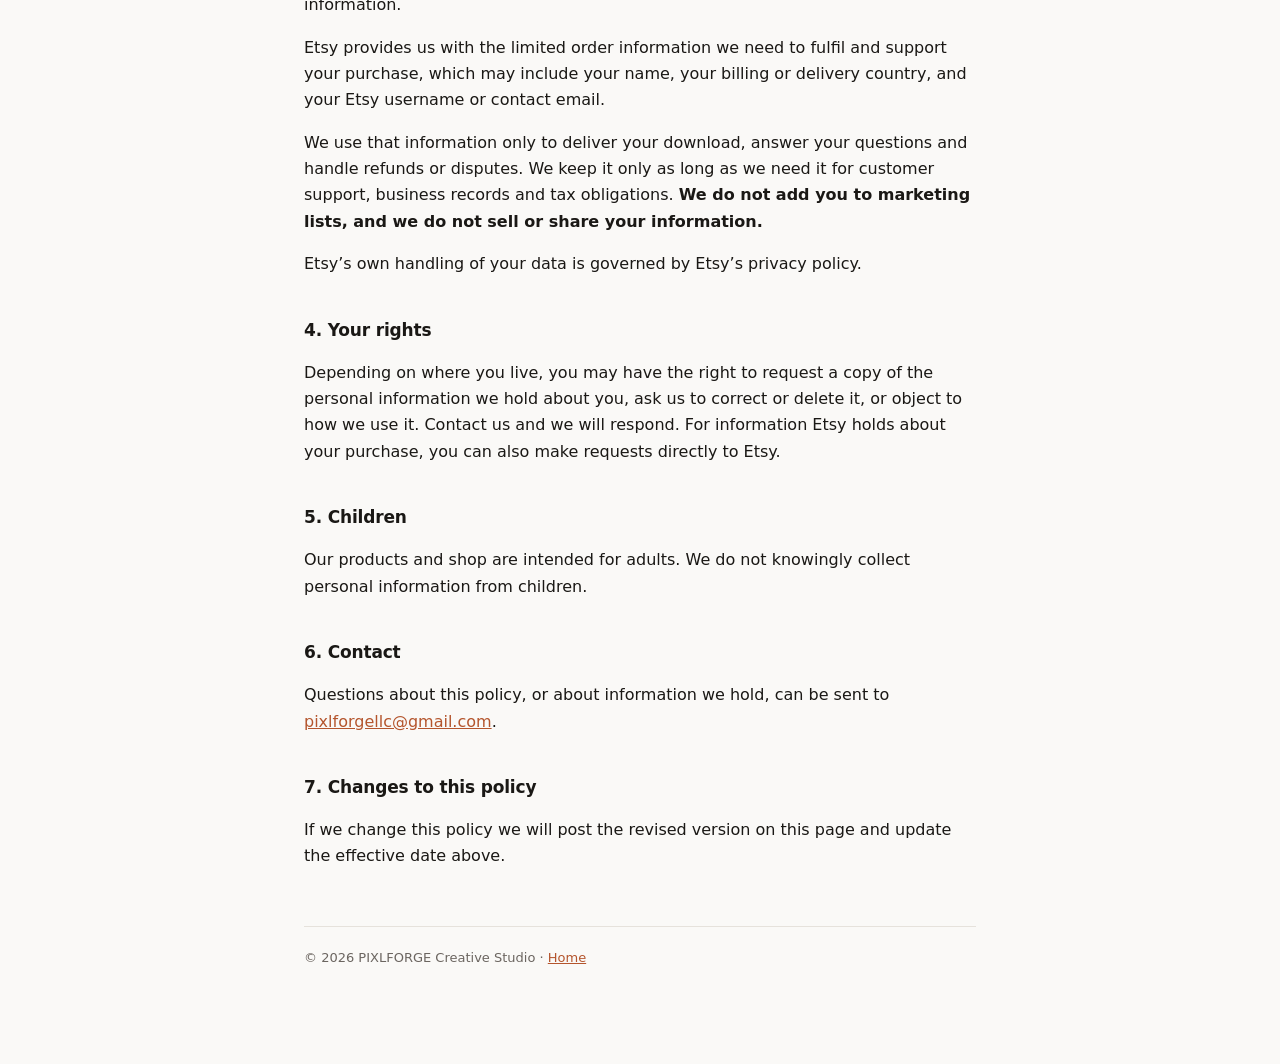
<file: privacy/index.html>
<!doctype html>
<html lang="en">
<head>
<meta charset="utf-8">
<meta name="viewport" content="width=device-width,initial-scale=1">
<title>Privacy Policy — PIXLFORGE Creative Studio</title>
<meta name="description" content="Privacy policy for PIXLFORGE Creative Studio.">
<link rel="stylesheet" href="../style.css">
</head>
<body>
<div class="wrap">

<header class="site">
  <a class="brand" href="/">PIXLFORGE Creative Studio</a>
  <div class="tag">Digital products studio</div>
</header>

<h1>Privacy Policy</h1>
<p class="eff">Effective 31 August 2026</p>

<div class="callout">
  <p><strong>The short version.</strong> We do not sell, rent or share your personal
  information. This site sets no cookies and runs no trackers. Our Pinterest
  application connects only to our own Pinterest account &mdash; it never reads
  any other person&rsquo;s Pins, boards or profile.</p>
</div>

<h2>Who we are</h2>
<p>PIXLFORGE Creative Studio is an independent digital products studio.
We design and sell downloadable digital products &mdash; printable planners, wall art,
templates, prompt packs and eBooks &mdash; through our Etsy shop, and we promote them
on Pinterest.</p>

<h2>1. This website</h2>
<p>These are static informational pages. We set no cookies, run no analytics, embed no
third-party trackers, and there are no accounts to create. We collect no personal
information from visitors here.</p>
<p>This site is hosted on GitHub Pages. As part of serving any website, GitHub may log
standard technical request data such as IP address and browser type. That processing is
governed by GitHub&rsquo;s own privacy statement, not by us.</p>

<h2>2. Our Pinterest application</h2>
<p>We operate a private application that connects to our own Pinterest business account
for a single purpose: publishing and organising our own marketing content. It is used by
PIXLFORGE Creative Studio alone and is not offered to, or usable by, anyone else.</p>

<h3>What it does</h3>
<ul>
  <li>Creates and schedules Pins on boards we own</li>
  <li>Creates and organises those boards</li>
  <li>Reads performance data (saves, clicks, impressions) for our own Pins and boards</li>
</ul>

<h3>What it does not do</h3>
<ul>
  <li class="no">Access, read or store any other Pinterest user&rsquo;s Pins, boards, profile or personal data</li>
  <li class="no">Serve any user other than PIXLFORGE Creative Studio itself</li>
  <li class="no">Run advertising campaigns</li>
  <li class="no">Share Pinterest data with any third party</li>
</ul>

<p>Access tokens for our own account are stored locally on our own hardware and are not
transmitted to anyone.</p>

<h2>3. If you buy from our Etsy shop</h2>
<p>Purchases are made and paid for on Etsy. <strong>Etsy, not us, processes your payment
and holds your payment details</strong> &mdash; we never see your card information.</p>
<p>Etsy provides us with the limited order information we need to fulfil and support your
purchase, which may include your name, your billing or delivery country, and your Etsy
username or contact email.</p>
<p>We use that information only to deliver your download, answer your questions and handle
refunds or disputes. We keep it only as long as we need it for customer support, business
records and tax obligations. <strong>We do not add you to marketing lists, and we do not
sell or share your information.</strong></p>
<p>Etsy&rsquo;s own handling of your data is governed by Etsy&rsquo;s privacy policy.</p>

<h2>4. Your rights</h2>
<p>Depending on where you live, you may have the right to request a copy of the personal
information we hold about you, ask us to correct or delete it, or object to how we use it.
Contact us and we will respond. For information Etsy holds about your purchase, you can
also make requests directly to Etsy.</p>

<h2>5. Children</h2>
<p>Our products and shop are intended for adults. We do not knowingly collect personal
information from children.</p>

<h2>6. Contact</h2>
<p>Questions about this policy, or about information we hold, can be sent to
<a href="mailto:pixlforgellc@gmail.com">pixlforgellc@gmail.com</a>.</p>

<h2>7. Changes to this policy</h2>
<p>If we change this policy we will post the revised version on this page and update the
effective date above.</p>

<footer>
  &copy; 2026 PIXLFORGE Creative Studio &middot;
  <a href="/">Home</a>
</footer>

</div>
</body>
</html>
</file>
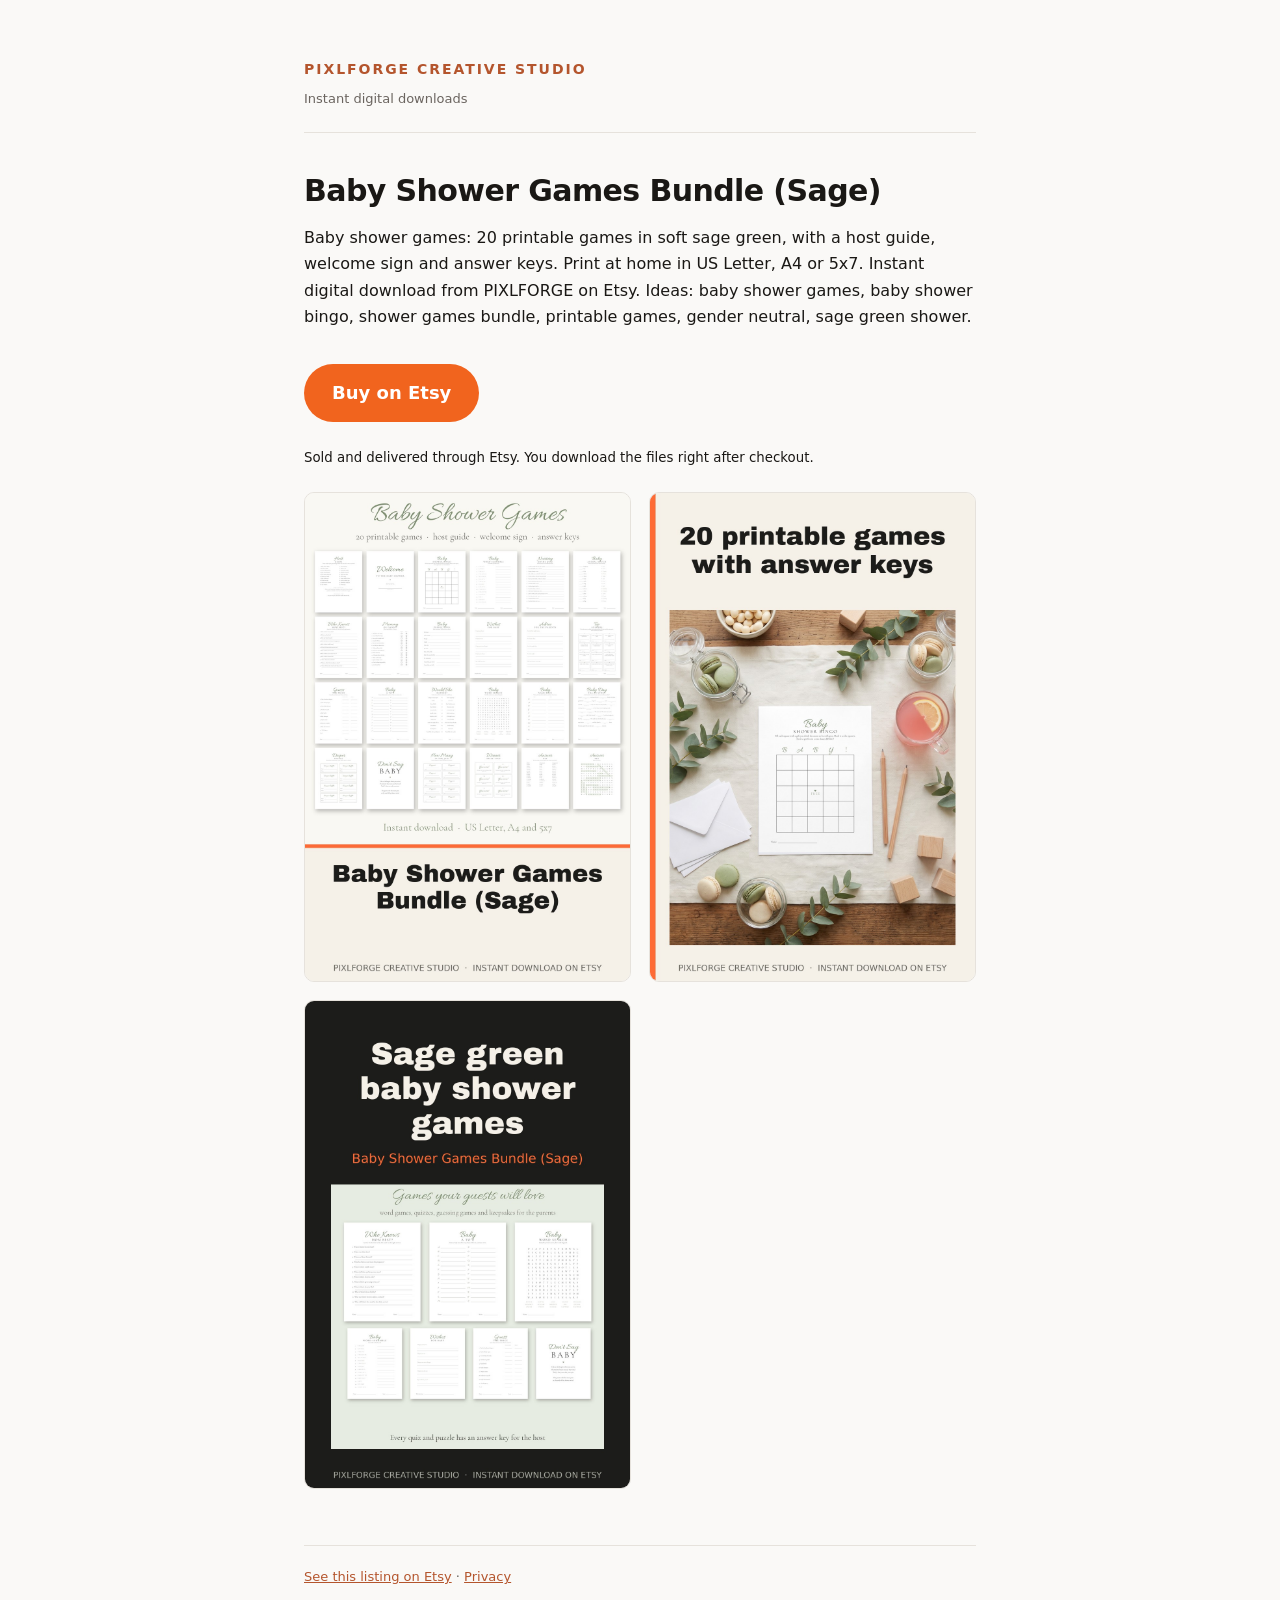
<file: p/baby-shower-games-bundle-sage/index.html>
<!doctype html>
<html lang="en">
<head>
<meta charset="utf-8">
<meta name="viewport" content="width=device-width,initial-scale=1">
<title>Baby Shower Games Bundle (Sage) | PIXLFORGE Creative Studio</title>
<meta name="description" content="Baby shower games: 20 printable games in soft sage green, with a host guide, welcome sign and answer keys. Print at home in US Letter, A4 or 5x7. Instant digital download from PIXLFORGE on Etsy. Ideas: baby shower games, baby shower bingo, shower games bundle, printable games, gender neutral, sage green shower.">
<meta property="og:title" content="Baby Shower Games Bundle (Sage)">
<meta property="og:description" content="Baby shower games: 20 printable games in soft sage green, with a host guide, welcome sign and answer keys. Print at home in US Letter, A4 or 5x7. Instant digital download from PIXLFORGE on Etsy. Ideas: baby shower games, baby shower bingo, shower games bundle, printable games, gender neutral, sage green shower.">
<meta property="og:image" content="https://glozito11.github.io/pixlforge-site/pins/baby-shower-games-bundle-sage-pin-1.jpg">
<link rel="stylesheet" href="../../style.css">
<style>
.buy{display:inline-block;margin:18px 0 6px;background:#f1641e;color:#fff;border-radius:999px;padding:14px 28px;text-decoration:none;font-weight:700;font-size:18px}
.shots{display:grid;grid-template-columns:repeat(auto-fill,minmax(220px,1fr));gap:18px;margin-top:22px}
.shots img{width:100%;height:auto;border-radius:10px;border:1px solid var(--line)}
</style>
</head>
<body>
<div class="wrap">
<header class="site"><a class="brand" href="../../">PIXLFORGE Creative Studio</a><div class="tag">Instant digital downloads</div></header>
<h1>Baby Shower Games Bundle (Sage)</h1>
<p>Baby shower games: 20 printable games in soft sage green, with a host guide, welcome sign and answer keys. Print at home in US Letter, A4 or 5x7. Instant digital download from PIXLFORGE on Etsy. Ideas: baby shower games, baby shower bingo, shower games bundle, printable games, gender neutral, sage green shower.</p>
<a class="buy" href="https://www.etsy.com/listing/4625442094">Buy on Etsy</a>
<p><small>Sold and delivered through Etsy. You download the files right after checkout.</small></p>
<div class="shots"><img src="../../pins/baby-shower-games-bundle-sage-pin-1.jpg" alt="Baby Shower Games Bundle (Sage): baby shower games" width="1000" height="1500" loading="lazy"><img src="../../pins/baby-shower-games-bundle-sage-pin-2.jpg" alt="Baby Shower Games Bundle (Sage): baby shower games" width="1000" height="1500" loading="lazy"><img src="../../pins/baby-shower-games-bundle-sage-pin-3.jpg" alt="Baby Shower Games Bundle (Sage): baby shower games" width="1000" height="1500" loading="lazy"></div>
<footer><a href="https://www.etsy.com/listing/4625442094">See this listing on Etsy</a> · <a href="../../privacy/">Privacy</a></footer>
</div>
</body>
</html>
</file>
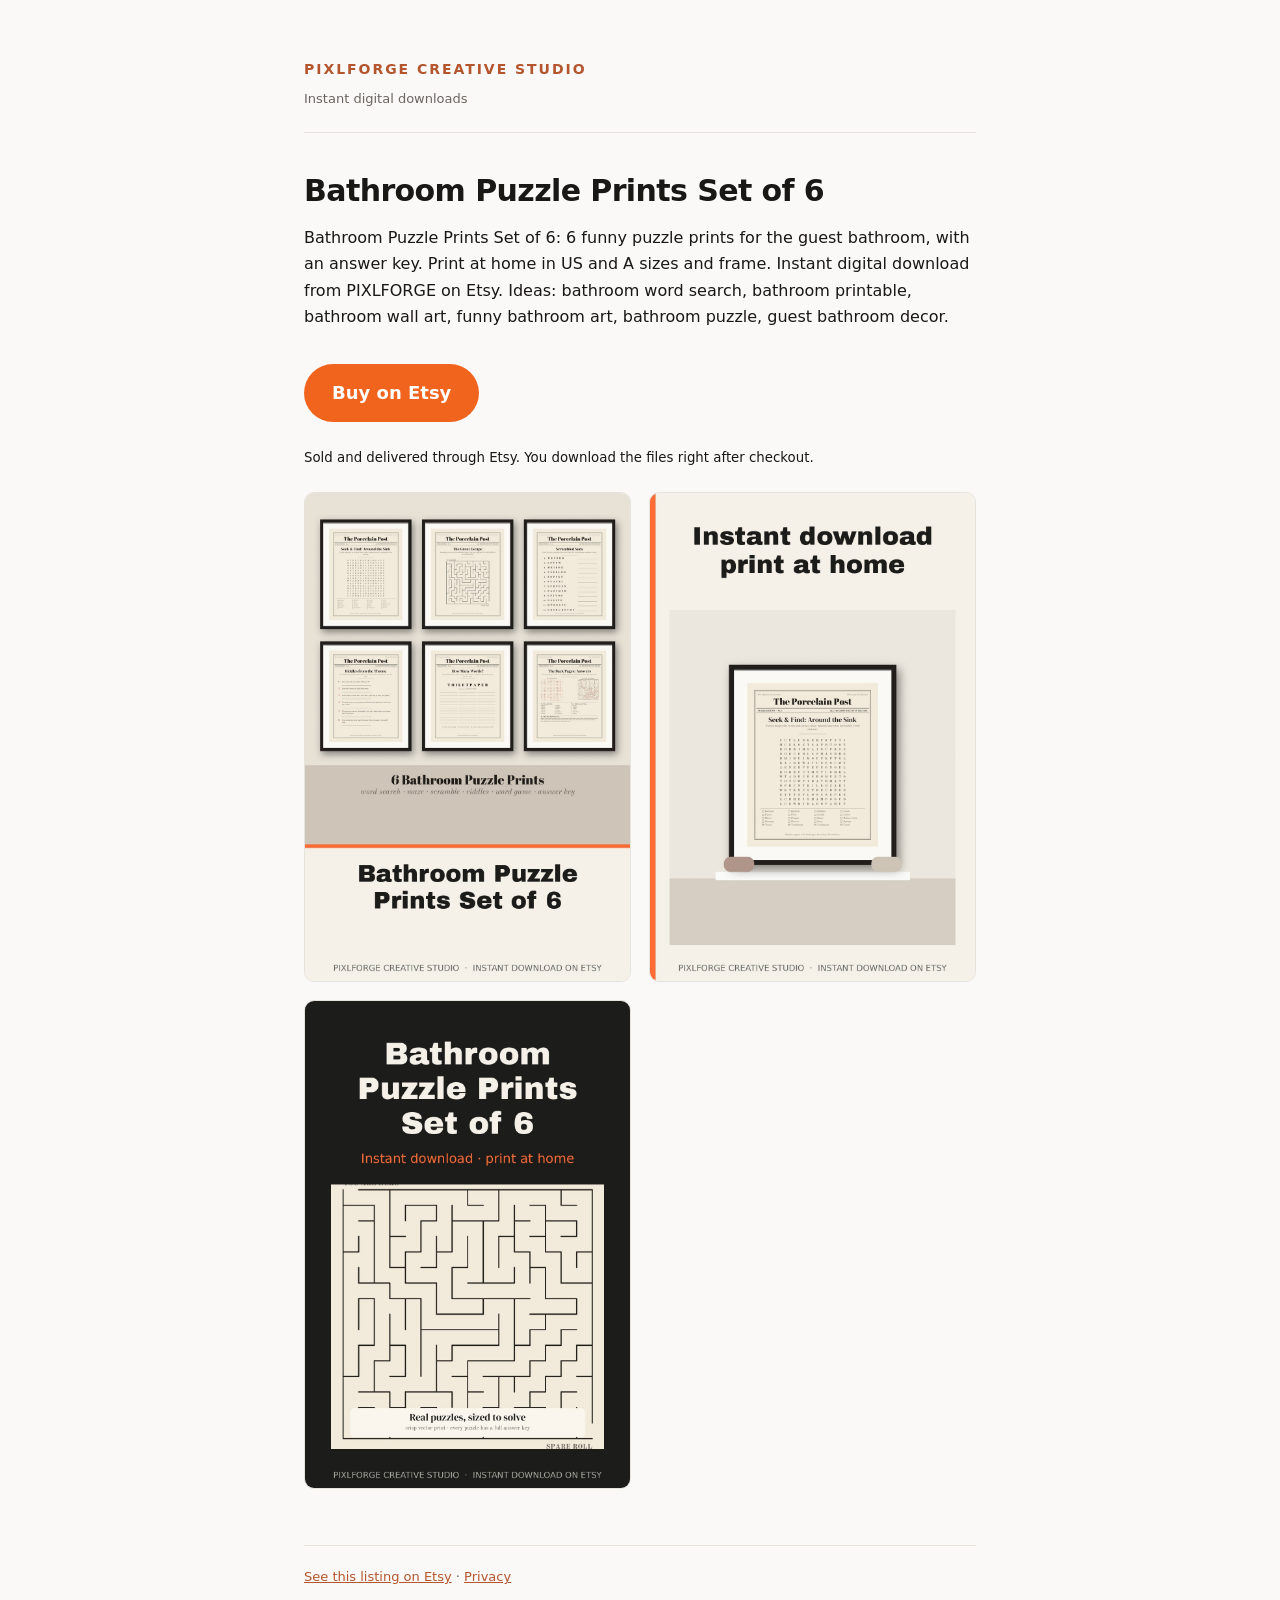
<file: p/bathroom-puzzle-prints/index.html>
<!doctype html>
<html lang="en">
<head>
<meta charset="utf-8">
<meta name="viewport" content="width=device-width,initial-scale=1">
<title>Bathroom Puzzle Prints Set of 6 | PIXLFORGE Creative Studio</title>
<meta name="description" content="Bathroom Puzzle Prints Set of 6: 6 funny puzzle prints for the guest bathroom, with an answer key. Print at home in US and A sizes and frame. Instant digital download from PIXLFORGE on Etsy. Ideas: bathroom word search, bathroom printable, bathroom wall art, funny bathroom art, bathroom puzzle, guest bathroom decor.">
<meta property="og:title" content="Bathroom Puzzle Prints Set of 6">
<meta property="og:description" content="Bathroom Puzzle Prints Set of 6: 6 funny puzzle prints for the guest bathroom, with an answer key. Print at home in US and A sizes and frame. Instant digital download from PIXLFORGE on Etsy. Ideas: bathroom word search, bathroom printable, bathroom wall art, funny bathroom art, bathroom puzzle, guest bathroom decor.">
<meta property="og:image" content="https://glozito11.github.io/pixlforge-site/pins/bathroom-puzzle-prints-pin-1.jpg">
<link rel="stylesheet" href="../../style.css">
<style>
.buy{display:inline-block;margin:18px 0 6px;background:#f1641e;color:#fff;border-radius:999px;padding:14px 28px;text-decoration:none;font-weight:700;font-size:18px}
.shots{display:grid;grid-template-columns:repeat(auto-fill,minmax(220px,1fr));gap:18px;margin-top:22px}
.shots img{width:100%;height:auto;border-radius:10px;border:1px solid var(--line)}
</style>
</head>
<body>
<div class="wrap">
<header class="site"><a class="brand" href="../../">PIXLFORGE Creative Studio</a><div class="tag">Instant digital downloads</div></header>
<h1>Bathroom Puzzle Prints Set of 6</h1>
<p>Bathroom Puzzle Prints Set of 6: 6 funny puzzle prints for the guest bathroom, with an answer key. Print at home in US and A sizes and frame. Instant digital download from PIXLFORGE on Etsy. Ideas: bathroom word search, bathroom printable, bathroom wall art, funny bathroom art, bathroom puzzle, guest bathroom decor.</p>
<a class="buy" href="https://www.etsy.com/listing/4622243305">Buy on Etsy</a>
<p><small>Sold and delivered through Etsy. You download the files right after checkout.</small></p>
<div class="shots"><img src="../../pins/bathroom-puzzle-prints-pin-1.jpg" alt="Bathroom Puzzle Prints Set of 6: bathroom word search printable" width="1000" height="1500" loading="lazy"><img src="../../pins/bathroom-puzzle-prints-pin-2.jpg" alt="Bathroom Puzzle Prints Set of 6: bathroom word search printable" width="1000" height="1500" loading="lazy"><img src="../../pins/bathroom-puzzle-prints-pin-3.jpg" alt="Bathroom Puzzle Prints Set of 6: bathroom word search printable" width="1000" height="1500" loading="lazy"></div>
<footer><a href="https://www.etsy.com/listing/4622243305">See this listing on Etsy</a> · <a href="../../privacy/">Privacy</a></footer>
</div>
</body>
</html>
</file>
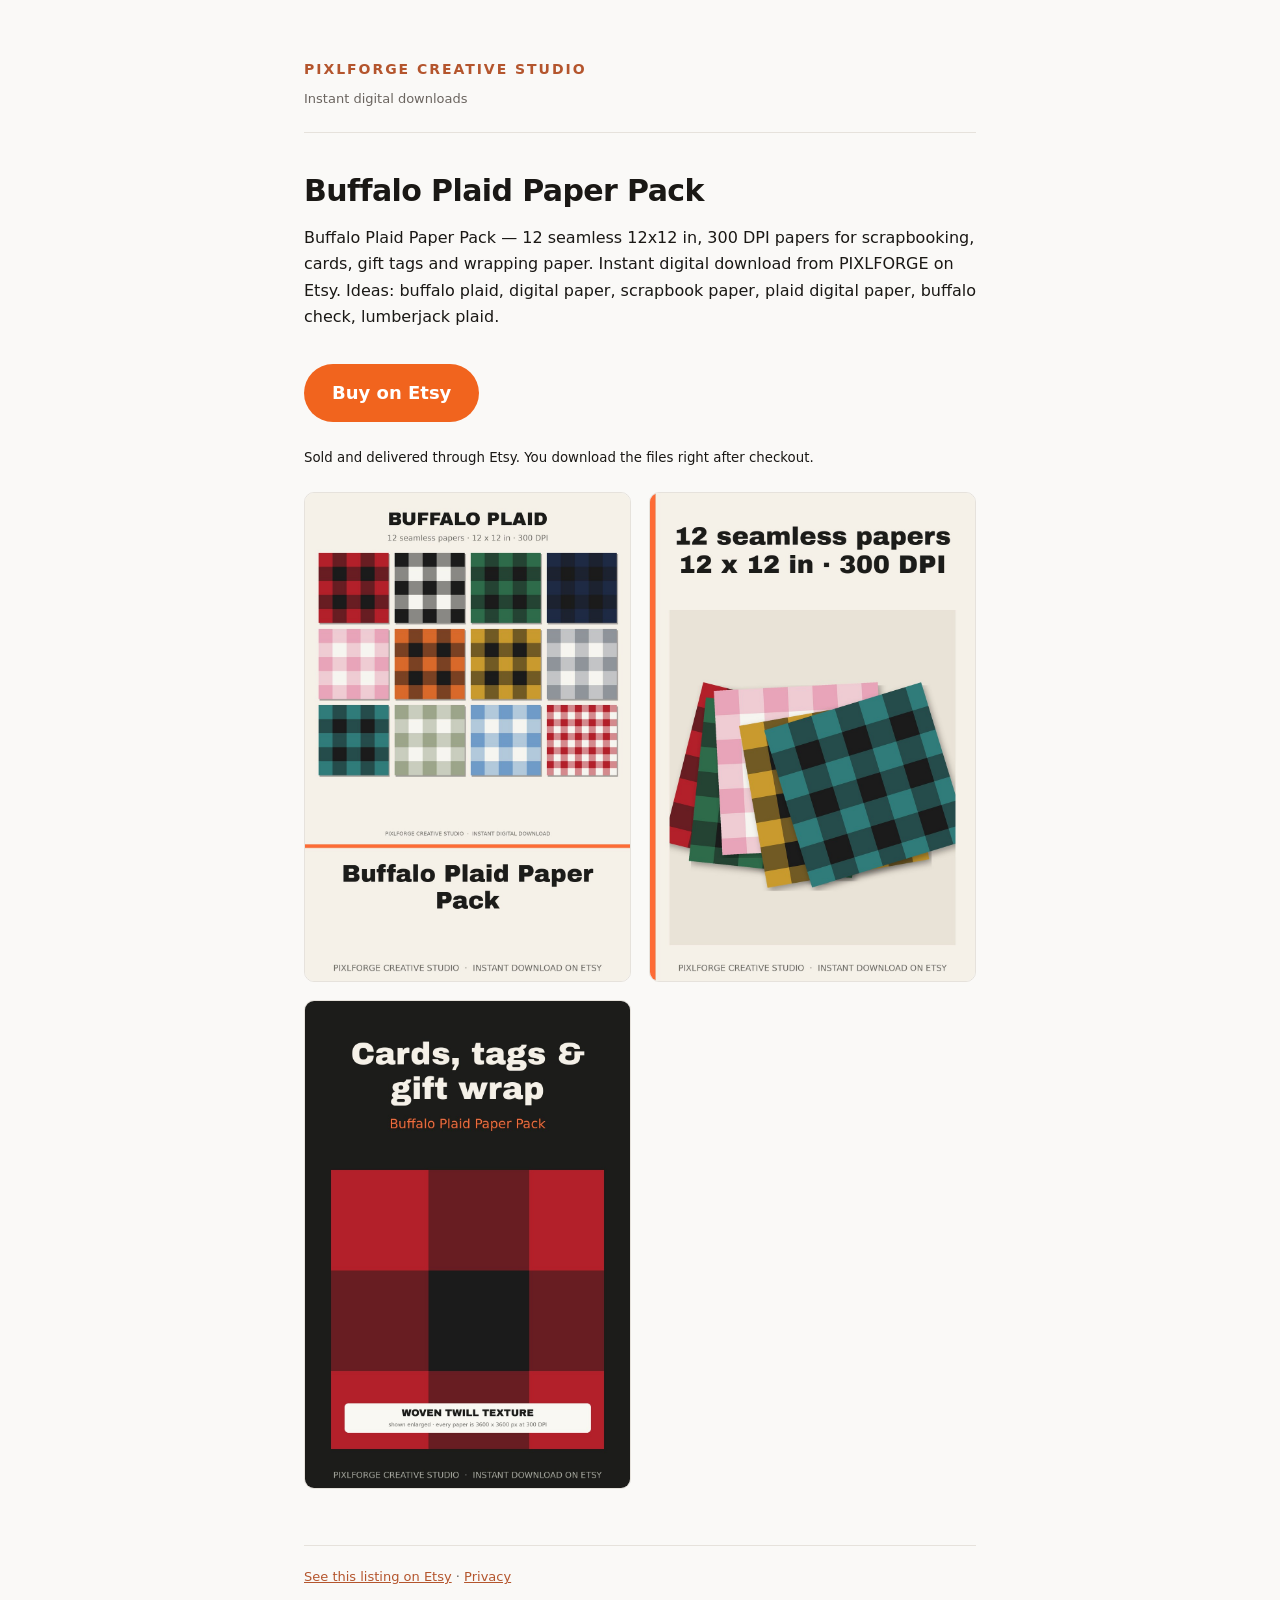
<file: p/buffalo-plaid-digital-paper-pack/index.html>
<!doctype html>
<html lang="en">
<head>
<meta charset="utf-8">
<meta name="viewport" content="width=device-width,initial-scale=1">
<title>Buffalo Plaid Paper Pack | PIXLFORGE Creative Studio</title>
<meta name="description" content="Buffalo Plaid Paper Pack — 12 seamless 12x12 in, 300 DPI papers for scrapbooking, cards, gift tags and wrapping paper. Instant digital download from PIXLFORGE on Etsy. Ideas: buffalo plaid, digital paper, scrapbook paper, plaid digital paper, buffalo check, lumberjack plaid.">
<meta property="og:title" content="Buffalo Plaid Paper Pack">
<meta property="og:description" content="Buffalo Plaid Paper Pack — 12 seamless 12x12 in, 300 DPI papers for scrapbooking, cards, gift tags and wrapping paper. Instant digital download from PIXLFORGE on Etsy. Ideas: buffalo plaid, digital paper, scrapbook paper, plaid digital paper, buffalo check, lumberjack plaid.">
<meta property="og:image" content="https://glozito11.github.io/pixlforge-site/pins/buffalo-plaid-digital-paper-pack-pin-1.jpg">
<link rel="stylesheet" href="../../style.css">
<style>
.buy{display:inline-block;margin:18px 0 6px;background:#f1641e;color:#fff;border-radius:999px;padding:14px 28px;text-decoration:none;font-weight:700;font-size:18px}
.shots{display:grid;grid-template-columns:repeat(auto-fill,minmax(220px,1fr));gap:18px;margin-top:22px}
.shots img{width:100%;height:auto;border-radius:10px;border:1px solid var(--line)}
</style>
</head>
<body>
<div class="wrap">
<header class="site"><a class="brand" href="../../">PIXLFORGE Creative Studio</a><div class="tag">Instant digital downloads</div></header>
<h1>Buffalo Plaid Paper Pack</h1>
<p>Buffalo Plaid Paper Pack — 12 seamless 12x12 in, 300 DPI papers for scrapbooking, cards, gift tags and wrapping paper. Instant digital download from PIXLFORGE on Etsy. Ideas: buffalo plaid, digital paper, scrapbook paper, plaid digital paper, buffalo check, lumberjack plaid.</p>
<a class="buy" href="https://www.etsy.com/listing/4586747272">Buy on Etsy</a>
<p><small>Sold and delivered through Etsy. You download the files right after checkout.</small></p>
<div class="shots"><img src="../../pins/buffalo-plaid-digital-paper-pack-pin-1.jpg" alt="Buffalo Plaid Paper Pack: buffalo plaid digital paper for crafts" width="1000" height="1500" loading="lazy"><img src="../../pins/buffalo-plaid-digital-paper-pack-pin-2.jpg" alt="Buffalo Plaid Paper Pack: buffalo plaid digital paper for crafts" width="1000" height="1500" loading="lazy"><img src="../../pins/buffalo-plaid-digital-paper-pack-pin-3.jpg" alt="Buffalo Plaid Paper Pack: buffalo plaid digital paper for crafts" width="1000" height="1500" loading="lazy"></div>
<footer><a href="https://www.etsy.com/listing/4586747272">See this listing on Etsy</a> · <a href="../../privacy/">Privacy</a></footer>
</div>
</body>
</html>
</file>
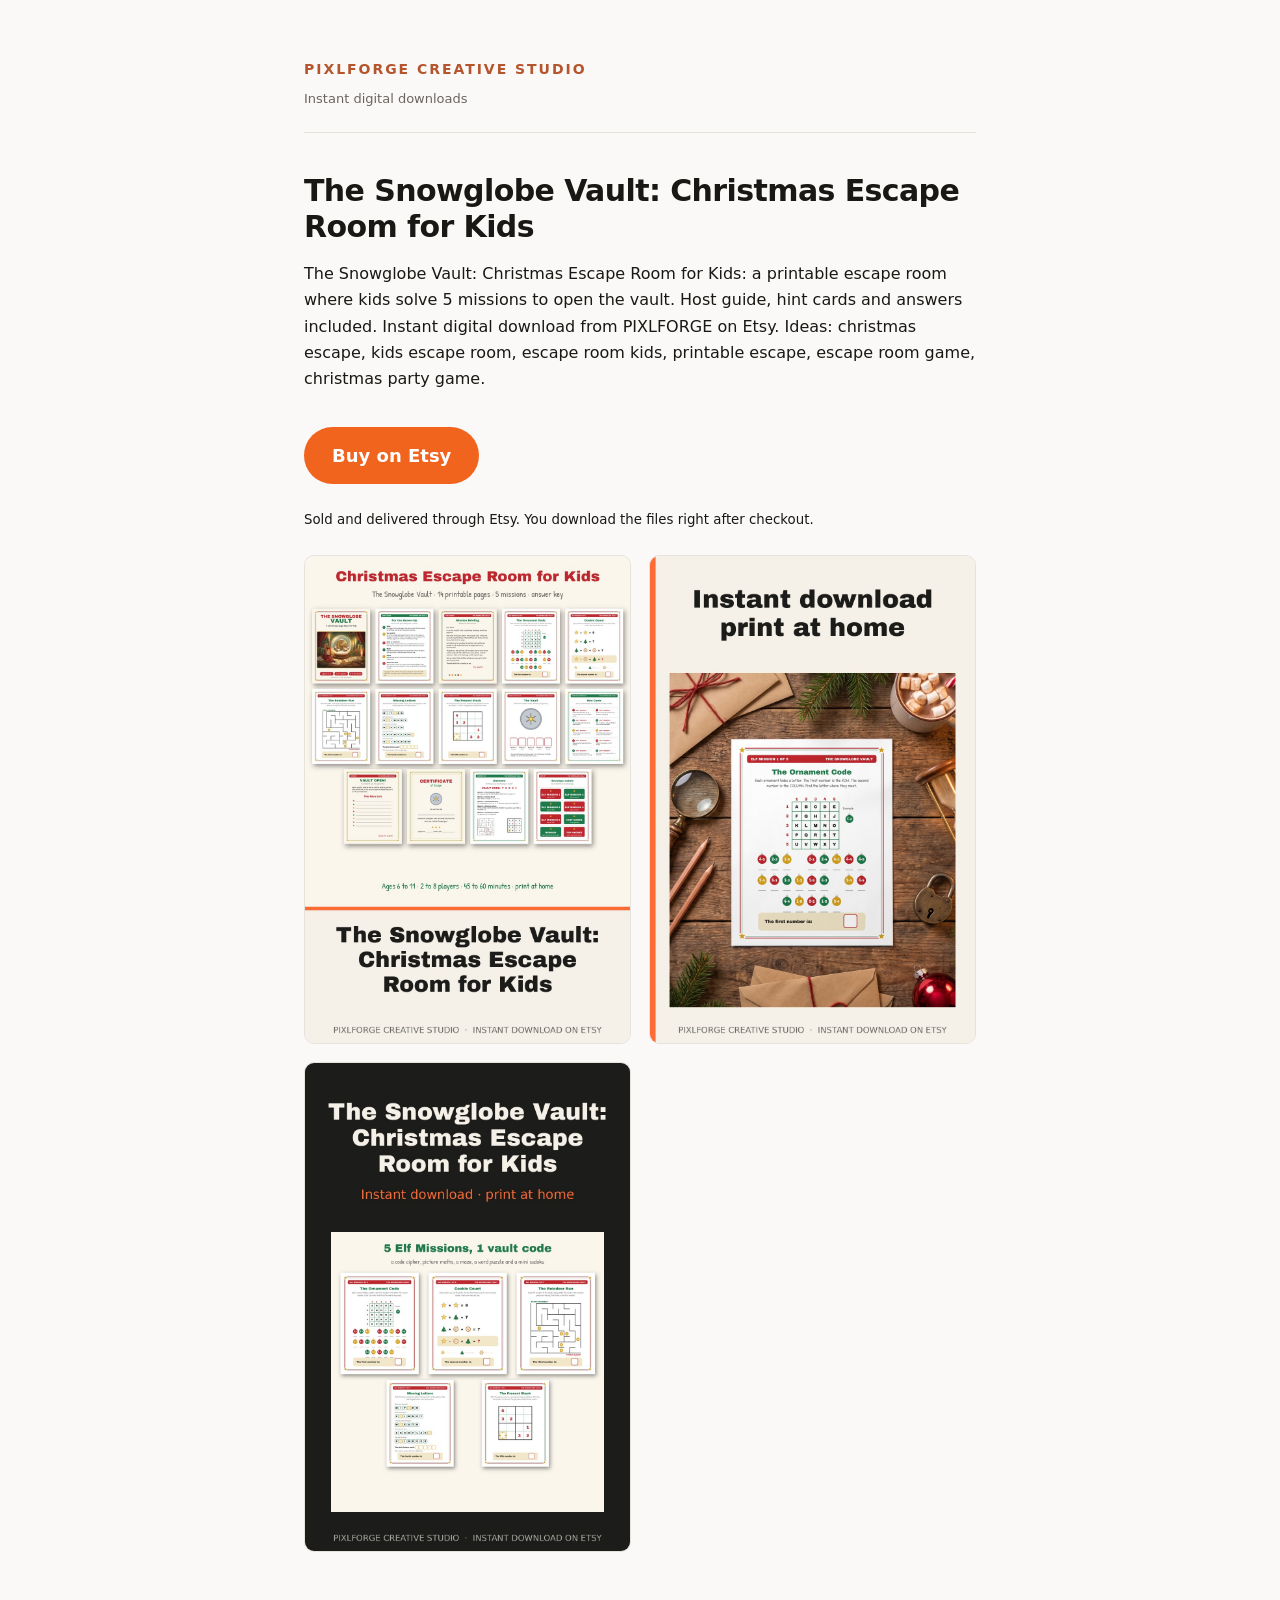
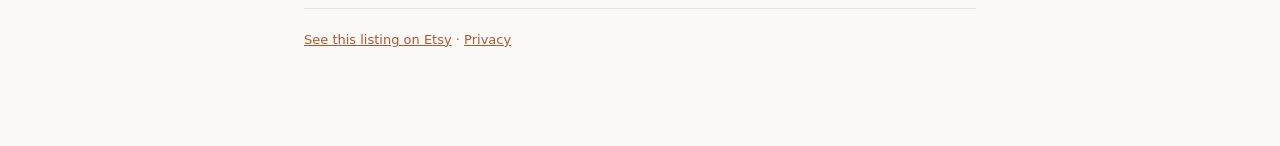
<file: p/christmas-escape-room-kids/index.html>
<!doctype html>
<html lang="en">
<head>
<meta charset="utf-8">
<meta name="viewport" content="width=device-width,initial-scale=1">
<title>The Snowglobe Vault: Christmas Escape Room for Kids | PIXLFORGE Creative Studio</title>
<meta name="description" content="The Snowglobe Vault: Christmas Escape Room for Kids: a printable escape room where kids solve 5 missions to open the vault. Host guide, hint cards and answers included. Instant digital download from PIXLFORGE on Etsy. Ideas: christmas escape, kids escape room, escape room kids, printable escape, escape room game, christmas party game.">
<meta property="og:title" content="The Snowglobe Vault: Christmas Escape Room for Kids">
<meta property="og:description" content="The Snowglobe Vault: Christmas Escape Room for Kids: a printable escape room where kids solve 5 missions to open the vault. Host guide, hint cards and answers included. Instant digital download from PIXLFORGE on Etsy. Ideas: christmas escape, kids escape room, escape room kids, printable escape, escape room game, christmas party game.">
<meta property="og:image" content="https://glozito11.github.io/pixlforge-site/pins/christmas-escape-room-kids-pin-1.jpg">
<link rel="stylesheet" href="../../style.css">
<style>
.buy{display:inline-block;margin:18px 0 6px;background:#f1641e;color:#fff;border-radius:999px;padding:14px 28px;text-decoration:none;font-weight:700;font-size:18px}
.shots{display:grid;grid-template-columns:repeat(auto-fill,minmax(220px,1fr));gap:18px;margin-top:22px}
.shots img{width:100%;height:auto;border-radius:10px;border:1px solid var(--line)}
</style>
</head>
<body>
<div class="wrap">
<header class="site"><a class="brand" href="../../">PIXLFORGE Creative Studio</a><div class="tag">Instant digital downloads</div></header>
<h1>The Snowglobe Vault: Christmas Escape Room for Kids</h1>
<p>The Snowglobe Vault: Christmas Escape Room for Kids: a printable escape room where kids solve 5 missions to open the vault. Host guide, hint cards and answers included. Instant digital download from PIXLFORGE on Etsy. Ideas: christmas escape, kids escape room, escape room kids, printable escape, escape room game, christmas party game.</p>
<a class="buy" href="https://www.etsy.com/listing/4622268280">Buy on Etsy</a>
<p><small>Sold and delivered through Etsy. You download the files right after checkout.</small></p>
<div class="shots"><img src="../../pins/christmas-escape-room-kids-pin-1.jpg" alt="The Snowglobe Vault: Christmas Escape Room for Kids: christmas escape room kids" width="1000" height="1500" loading="lazy"><img src="../../pins/christmas-escape-room-kids-pin-2.jpg" alt="The Snowglobe Vault: Christmas Escape Room for Kids: christmas escape room kids" width="1000" height="1500" loading="lazy"><img src="../../pins/christmas-escape-room-kids-pin-3.jpg" alt="The Snowglobe Vault: Christmas Escape Room for Kids: christmas escape room kids" width="1000" height="1500" loading="lazy"></div>
<footer><a href="https://www.etsy.com/listing/4622268280">See this listing on Etsy</a> · <a href="../../privacy/">Privacy</a></footer>
</div>
</body>
</html>
</file>
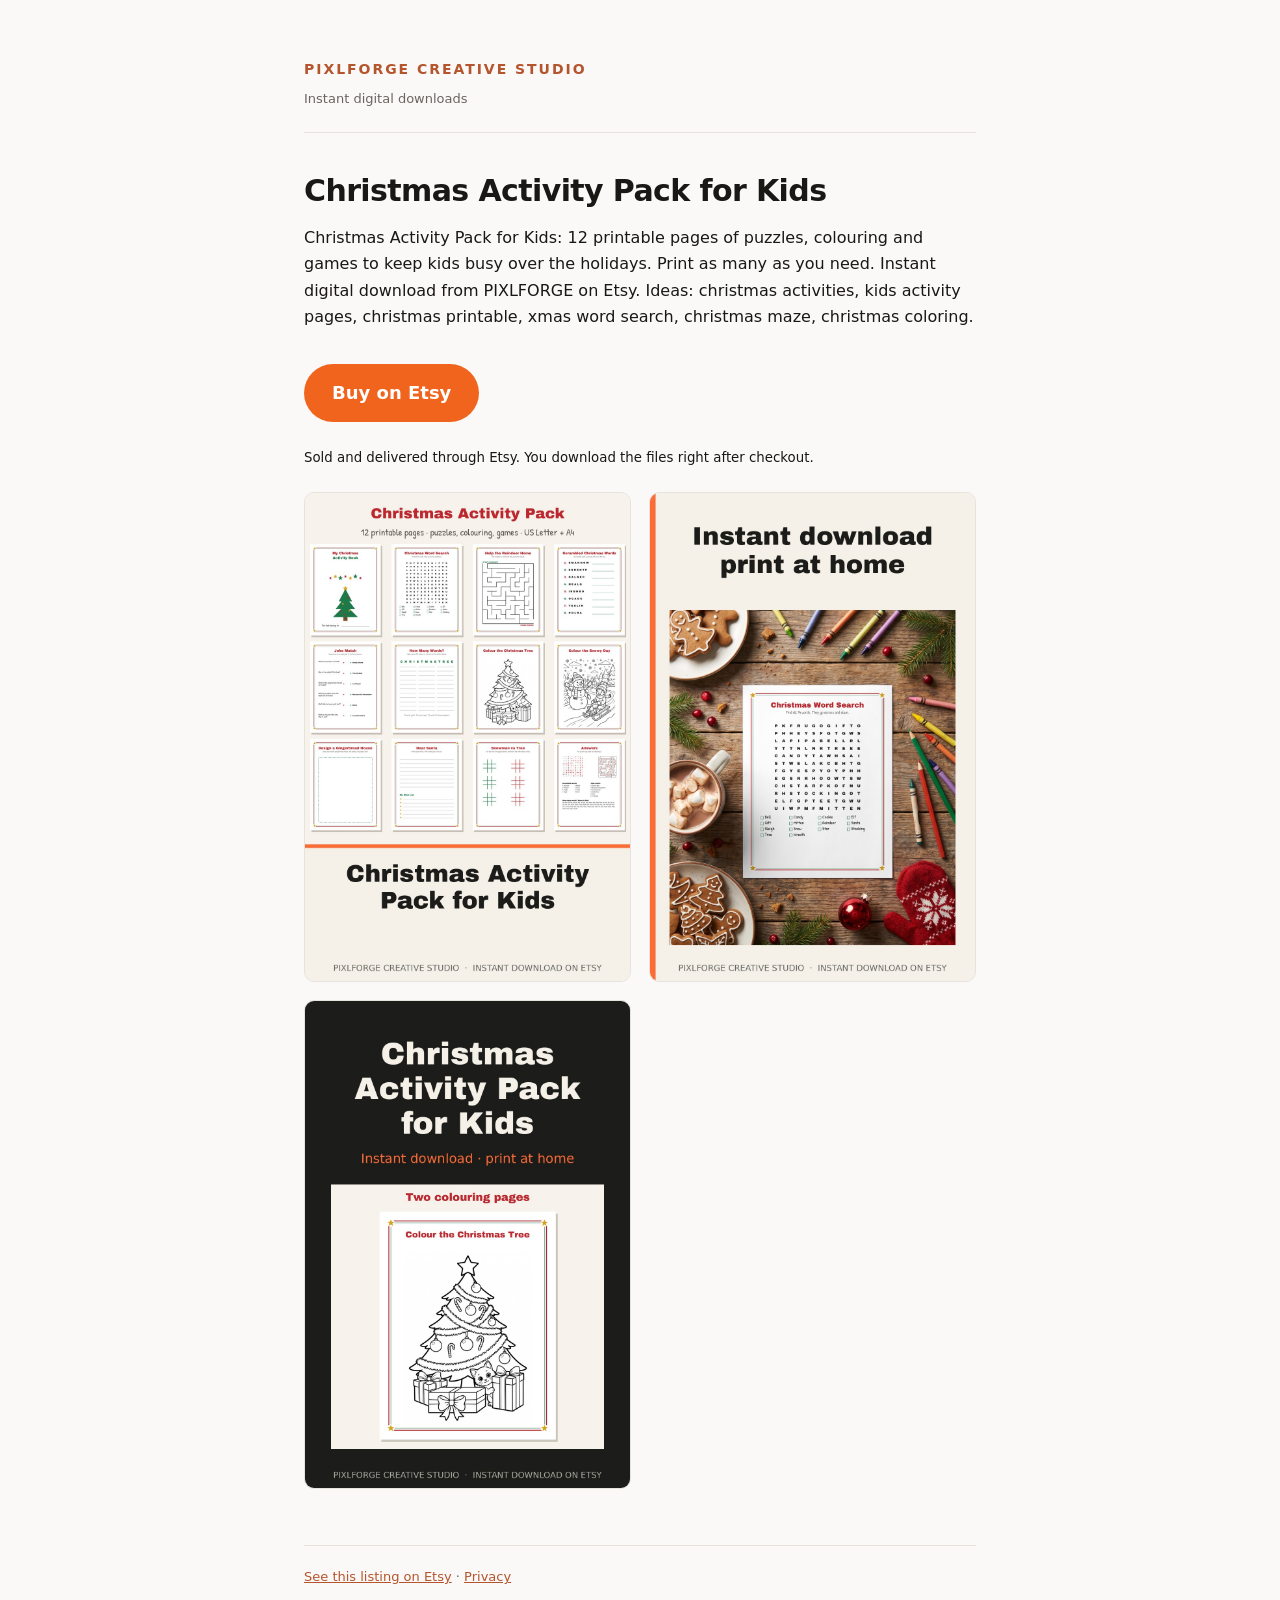
<file: p/christmas-kids-activity-pack/index.html>
<!doctype html>
<html lang="en">
<head>
<meta charset="utf-8">
<meta name="viewport" content="width=device-width,initial-scale=1">
<title>Christmas Activity Pack for Kids | PIXLFORGE Creative Studio</title>
<meta name="description" content="Christmas Activity Pack for Kids: 12 printable pages of puzzles, colouring and games to keep kids busy over the holidays. Print as many as you need. Instant digital download from PIXLFORGE on Etsy. Ideas: christmas activities, kids activity pages, christmas printable, xmas word search, christmas maze, christmas coloring.">
<meta property="og:title" content="Christmas Activity Pack for Kids">
<meta property="og:description" content="Christmas Activity Pack for Kids: 12 printable pages of puzzles, colouring and games to keep kids busy over the holidays. Print as many as you need. Instant digital download from PIXLFORGE on Etsy. Ideas: christmas activities, kids activity pages, christmas printable, xmas word search, christmas maze, christmas coloring.">
<meta property="og:image" content="https://glozito11.github.io/pixlforge-site/pins/christmas-kids-activity-pack-pin-1.jpg">
<link rel="stylesheet" href="../../style.css">
<style>
.buy{display:inline-block;margin:18px 0 6px;background:#f1641e;color:#fff;border-radius:999px;padding:14px 28px;text-decoration:none;font-weight:700;font-size:18px}
.shots{display:grid;grid-template-columns:repeat(auto-fill,minmax(220px,1fr));gap:18px;margin-top:22px}
.shots img{width:100%;height:auto;border-radius:10px;border:1px solid var(--line)}
</style>
</head>
<body>
<div class="wrap">
<header class="site"><a class="brand" href="../../">PIXLFORGE Creative Studio</a><div class="tag">Instant digital downloads</div></header>
<h1>Christmas Activity Pack for Kids</h1>
<p>Christmas Activity Pack for Kids: 12 printable pages of puzzles, colouring and games to keep kids busy over the holidays. Print as many as you need. Instant digital download from PIXLFORGE on Etsy. Ideas: christmas activities, kids activity pages, christmas printable, xmas word search, christmas maze, christmas coloring.</p>
<a class="buy" href="https://www.etsy.com/listing/4622249040">Buy on Etsy</a>
<p><small>Sold and delivered through Etsy. You download the files right after checkout.</small></p>
<div class="shots"><img src="../../pins/christmas-kids-activity-pack-pin-1.jpg" alt="Christmas Activity Pack for Kids: christmas activity pages kids" width="1000" height="1500" loading="lazy"><img src="../../pins/christmas-kids-activity-pack-pin-2.jpg" alt="Christmas Activity Pack for Kids: christmas activity pages kids" width="1000" height="1500" loading="lazy"><img src="../../pins/christmas-kids-activity-pack-pin-3.jpg" alt="Christmas Activity Pack for Kids: christmas activity pages kids" width="1000" height="1500" loading="lazy"></div>
<footer><a href="https://www.etsy.com/listing/4622249040">See this listing on Etsy</a> · <a href="../../privacy/">Privacy</a></footer>
</div>
</body>
</html>
</file>
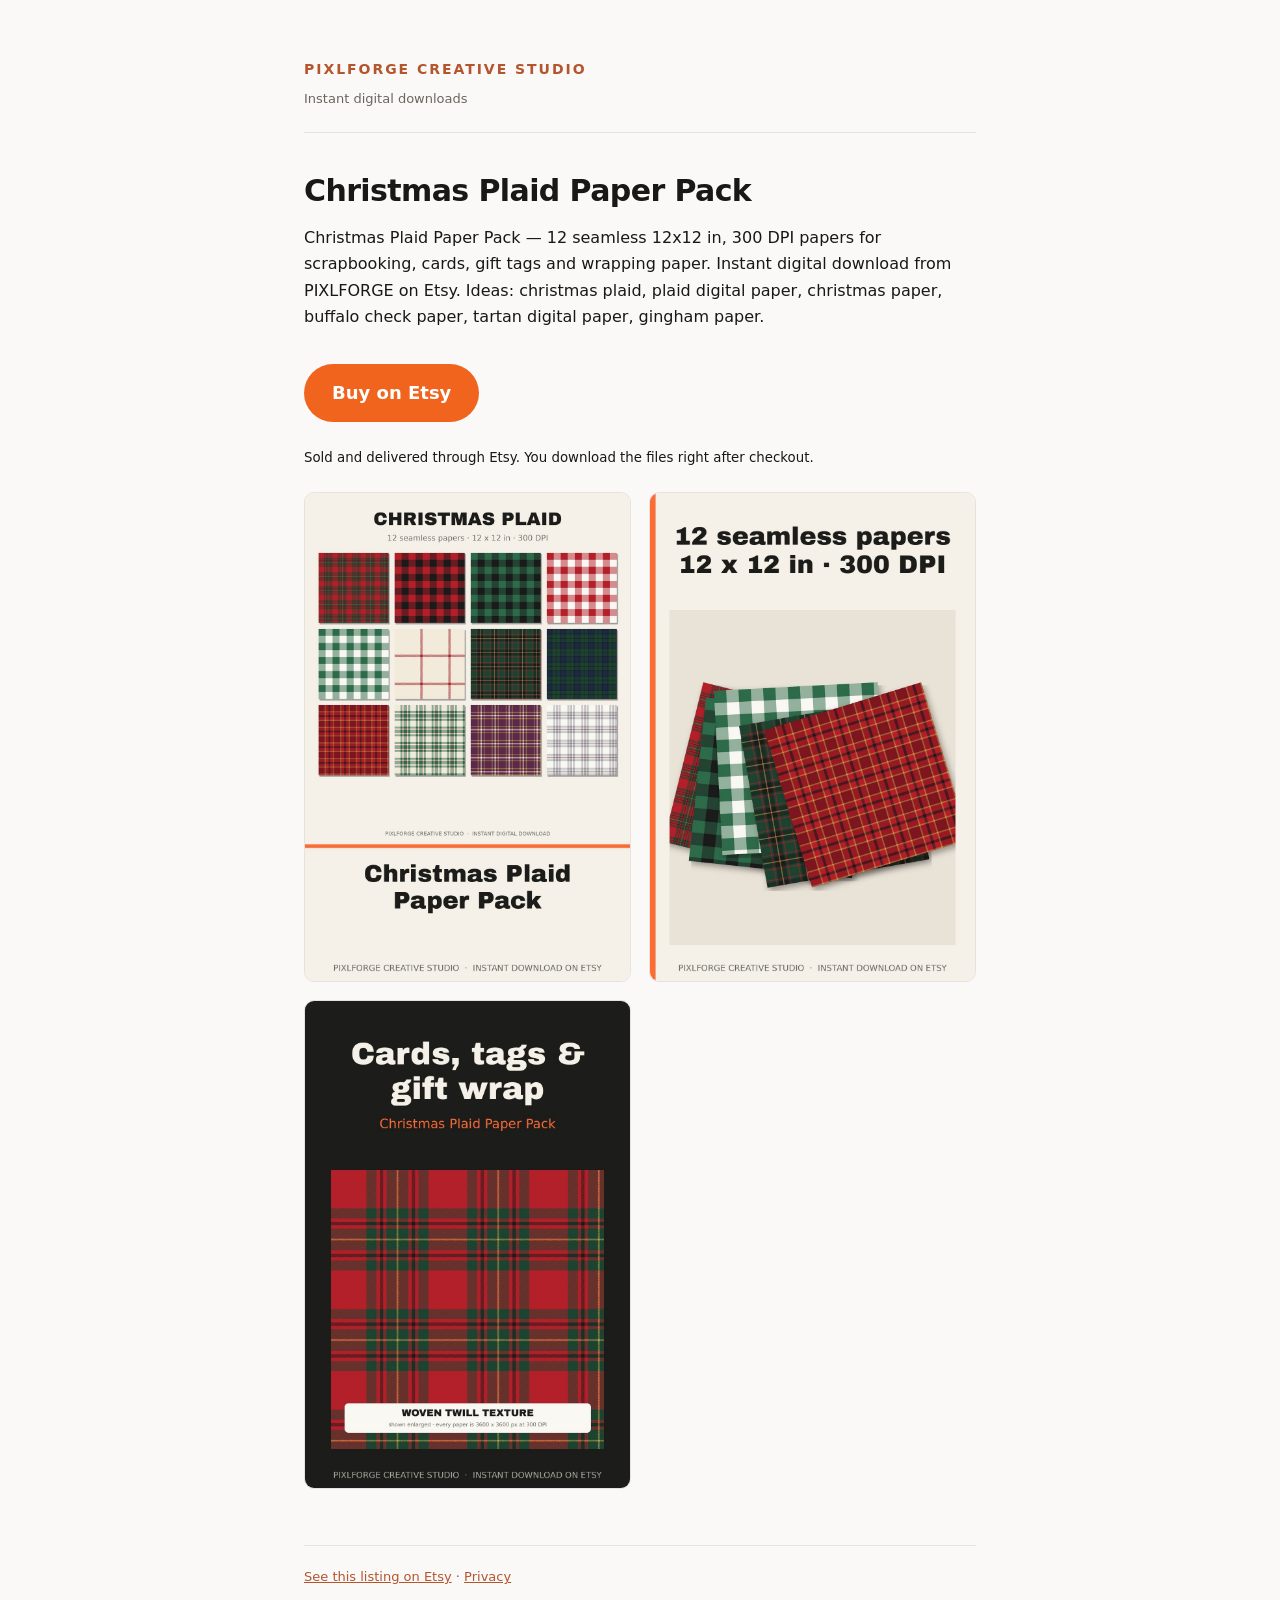
<file: p/christmas-plaid-digital-paper-pack/index.html>
<!doctype html>
<html lang="en">
<head>
<meta charset="utf-8">
<meta name="viewport" content="width=device-width,initial-scale=1">
<title>Christmas Plaid Paper Pack | PIXLFORGE Creative Studio</title>
<meta name="description" content="Christmas Plaid Paper Pack — 12 seamless 12x12 in, 300 DPI papers for scrapbooking, cards, gift tags and wrapping paper. Instant digital download from PIXLFORGE on Etsy. Ideas: christmas plaid, plaid digital paper, christmas paper, buffalo check paper, tartan digital paper, gingham paper.">
<meta property="og:title" content="Christmas Plaid Paper Pack">
<meta property="og:description" content="Christmas Plaid Paper Pack — 12 seamless 12x12 in, 300 DPI papers for scrapbooking, cards, gift tags and wrapping paper. Instant digital download from PIXLFORGE on Etsy. Ideas: christmas plaid, plaid digital paper, christmas paper, buffalo check paper, tartan digital paper, gingham paper.">
<meta property="og:image" content="https://glozito11.github.io/pixlforge-site/pins/christmas-plaid-digital-paper-pack-pin-1.jpg">
<link rel="stylesheet" href="../../style.css">
<style>
.buy{display:inline-block;margin:18px 0 6px;background:#f1641e;color:#fff;border-radius:999px;padding:14px 28px;text-decoration:none;font-weight:700;font-size:18px}
.shots{display:grid;grid-template-columns:repeat(auto-fill,minmax(220px,1fr));gap:18px;margin-top:22px}
.shots img{width:100%;height:auto;border-radius:10px;border:1px solid var(--line)}
</style>
</head>
<body>
<div class="wrap">
<header class="site"><a class="brand" href="../../">PIXLFORGE Creative Studio</a><div class="tag">Instant digital downloads</div></header>
<h1>Christmas Plaid Paper Pack</h1>
<p>Christmas Plaid Paper Pack — 12 seamless 12x12 in, 300 DPI papers for scrapbooking, cards, gift tags and wrapping paper. Instant digital download from PIXLFORGE on Etsy. Ideas: christmas plaid, plaid digital paper, christmas paper, buffalo check paper, tartan digital paper, gingham paper.</p>
<a class="buy" href="https://www.etsy.com/listing/4585248836">Buy on Etsy</a>
<p><small>Sold and delivered through Etsy. You download the files right after checkout.</small></p>
<div class="shots"><img src="../../pins/christmas-plaid-digital-paper-pack-pin-1.jpg" alt="Christmas Plaid Paper Pack: christmas plaid digital paper for crafts" width="1000" height="1500" loading="lazy"><img src="../../pins/christmas-plaid-digital-paper-pack-pin-2.jpg" alt="Christmas Plaid Paper Pack: christmas plaid digital paper for crafts" width="1000" height="1500" loading="lazy"><img src="../../pins/christmas-plaid-digital-paper-pack-pin-3.jpg" alt="Christmas Plaid Paper Pack: christmas plaid digital paper for crafts" width="1000" height="1500" loading="lazy"></div>
<footer><a href="https://www.etsy.com/listing/4585248836">See this listing on Etsy</a> · <a href="../../privacy/">Privacy</a></footer>
</div>
</body>
</html>
</file>
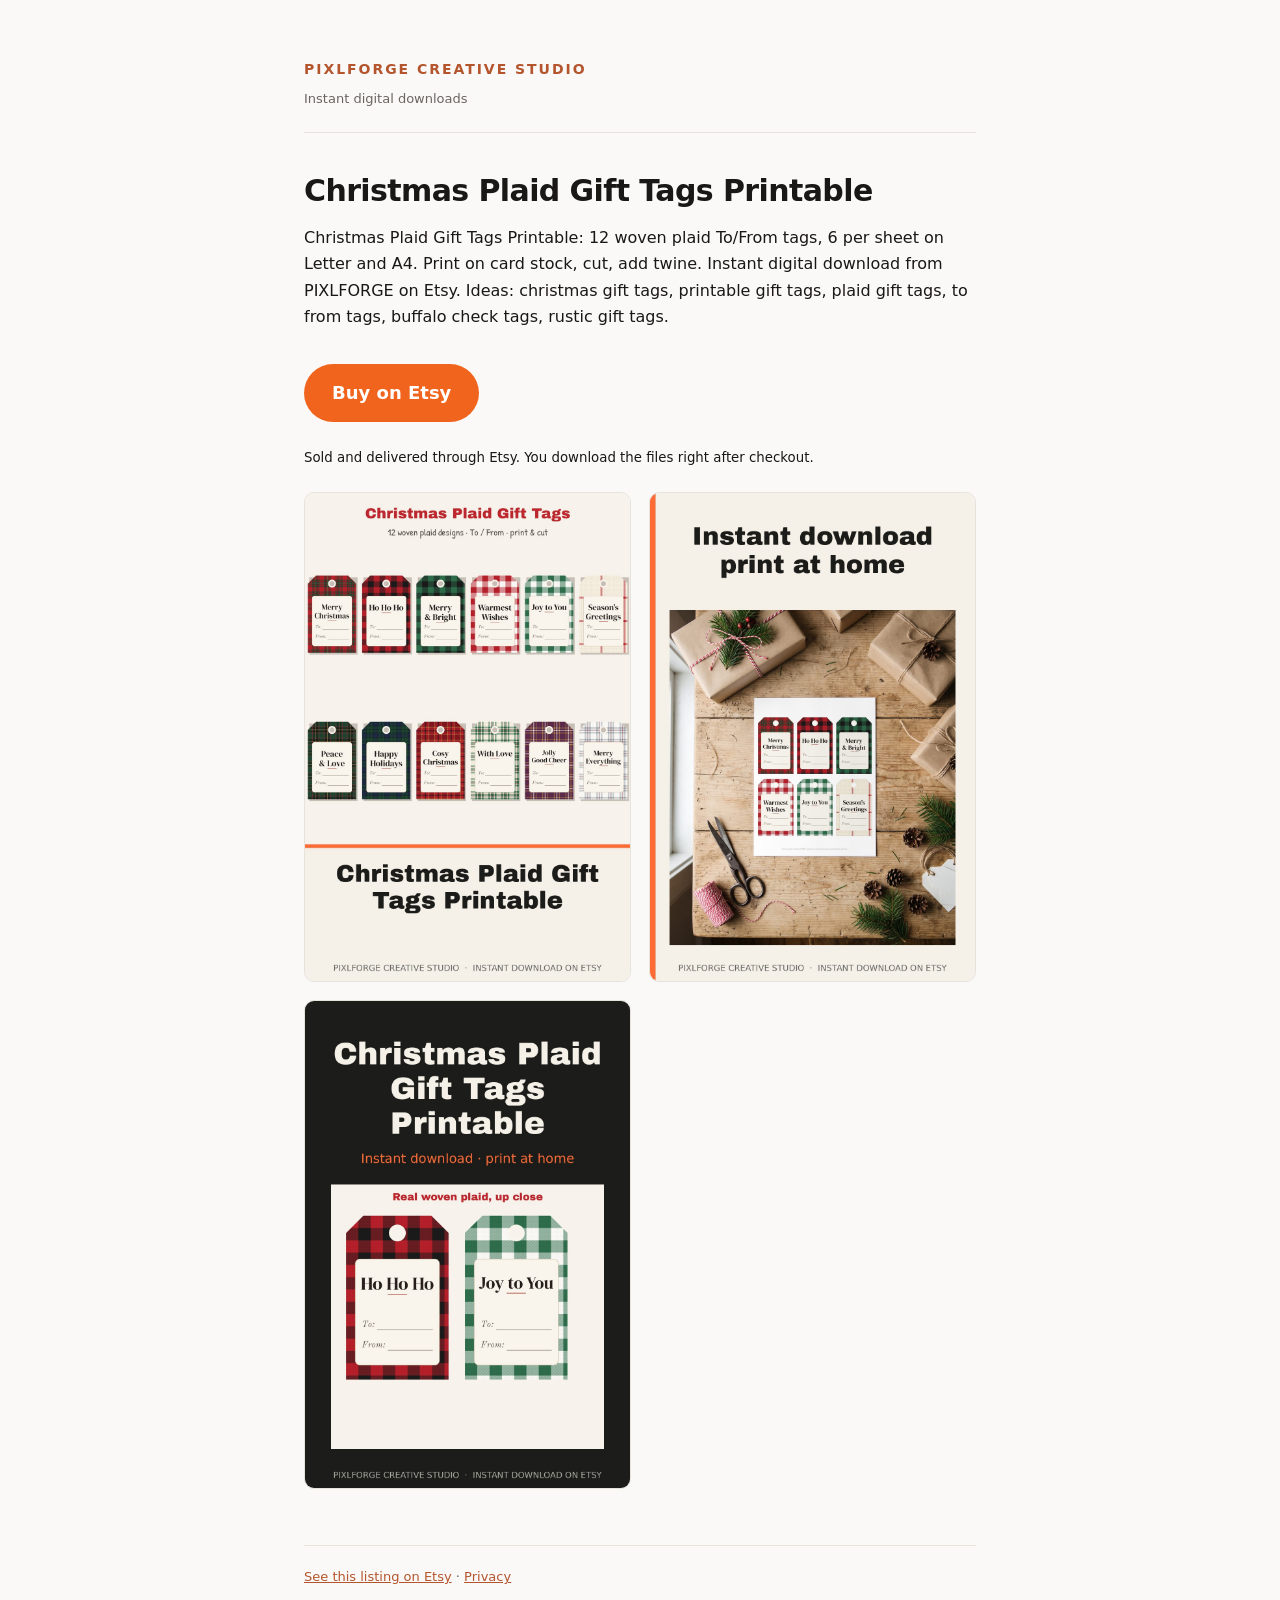
<file: p/christmas-plaid-gift-tags/index.html>
<!doctype html>
<html lang="en">
<head>
<meta charset="utf-8">
<meta name="viewport" content="width=device-width,initial-scale=1">
<title>Christmas Plaid Gift Tags Printable | PIXLFORGE Creative Studio</title>
<meta name="description" content="Christmas Plaid Gift Tags Printable: 12 woven plaid To/From tags, 6 per sheet on Letter and A4. Print on card stock, cut, add twine. Instant digital download from PIXLFORGE on Etsy. Ideas: christmas gift tags, printable gift tags, plaid gift tags, to from tags, buffalo check tags, rustic gift tags.">
<meta property="og:title" content="Christmas Plaid Gift Tags Printable">
<meta property="og:description" content="Christmas Plaid Gift Tags Printable: 12 woven plaid To/From tags, 6 per sheet on Letter and A4. Print on card stock, cut, add twine. Instant digital download from PIXLFORGE on Etsy. Ideas: christmas gift tags, printable gift tags, plaid gift tags, to from tags, buffalo check tags, rustic gift tags.">
<meta property="og:image" content="https://glozito11.github.io/pixlforge-site/pins/christmas-plaid-gift-tags-pin-1.jpg">
<link rel="stylesheet" href="../../style.css">
<style>
.buy{display:inline-block;margin:18px 0 6px;background:#f1641e;color:#fff;border-radius:999px;padding:14px 28px;text-decoration:none;font-weight:700;font-size:18px}
.shots{display:grid;grid-template-columns:repeat(auto-fill,minmax(220px,1fr));gap:18px;margin-top:22px}
.shots img{width:100%;height:auto;border-radius:10px;border:1px solid var(--line)}
</style>
</head>
<body>
<div class="wrap">
<header class="site"><a class="brand" href="../../">PIXLFORGE Creative Studio</a><div class="tag">Instant digital downloads</div></header>
<h1>Christmas Plaid Gift Tags Printable</h1>
<p>Christmas Plaid Gift Tags Printable: 12 woven plaid To/From tags, 6 per sheet on Letter and A4. Print on card stock, cut, add twine. Instant digital download from PIXLFORGE on Etsy. Ideas: christmas gift tags, printable gift tags, plaid gift tags, to from tags, buffalo check tags, rustic gift tags.</p>
<a class="buy" href="https://www.etsy.com/listing/4622243107">Buy on Etsy</a>
<p><small>Sold and delivered through Etsy. You download the files right after checkout.</small></p>
<div class="shots"><img src="../../pins/christmas-plaid-gift-tags-pin-1.jpg" alt="Christmas Plaid Gift Tags Printable: christmas gift tags" width="1000" height="1500" loading="lazy"><img src="../../pins/christmas-plaid-gift-tags-pin-2.jpg" alt="Christmas Plaid Gift Tags Printable: christmas gift tags" width="1000" height="1500" loading="lazy"><img src="../../pins/christmas-plaid-gift-tags-pin-3.jpg" alt="Christmas Plaid Gift Tags Printable: christmas gift tags" width="1000" height="1500" loading="lazy"></div>
<footer><a href="https://www.etsy.com/listing/4622243107">See this listing on Etsy</a> · <a href="../../privacy/">Privacy</a></footer>
</div>
</body>
</html>
</file>
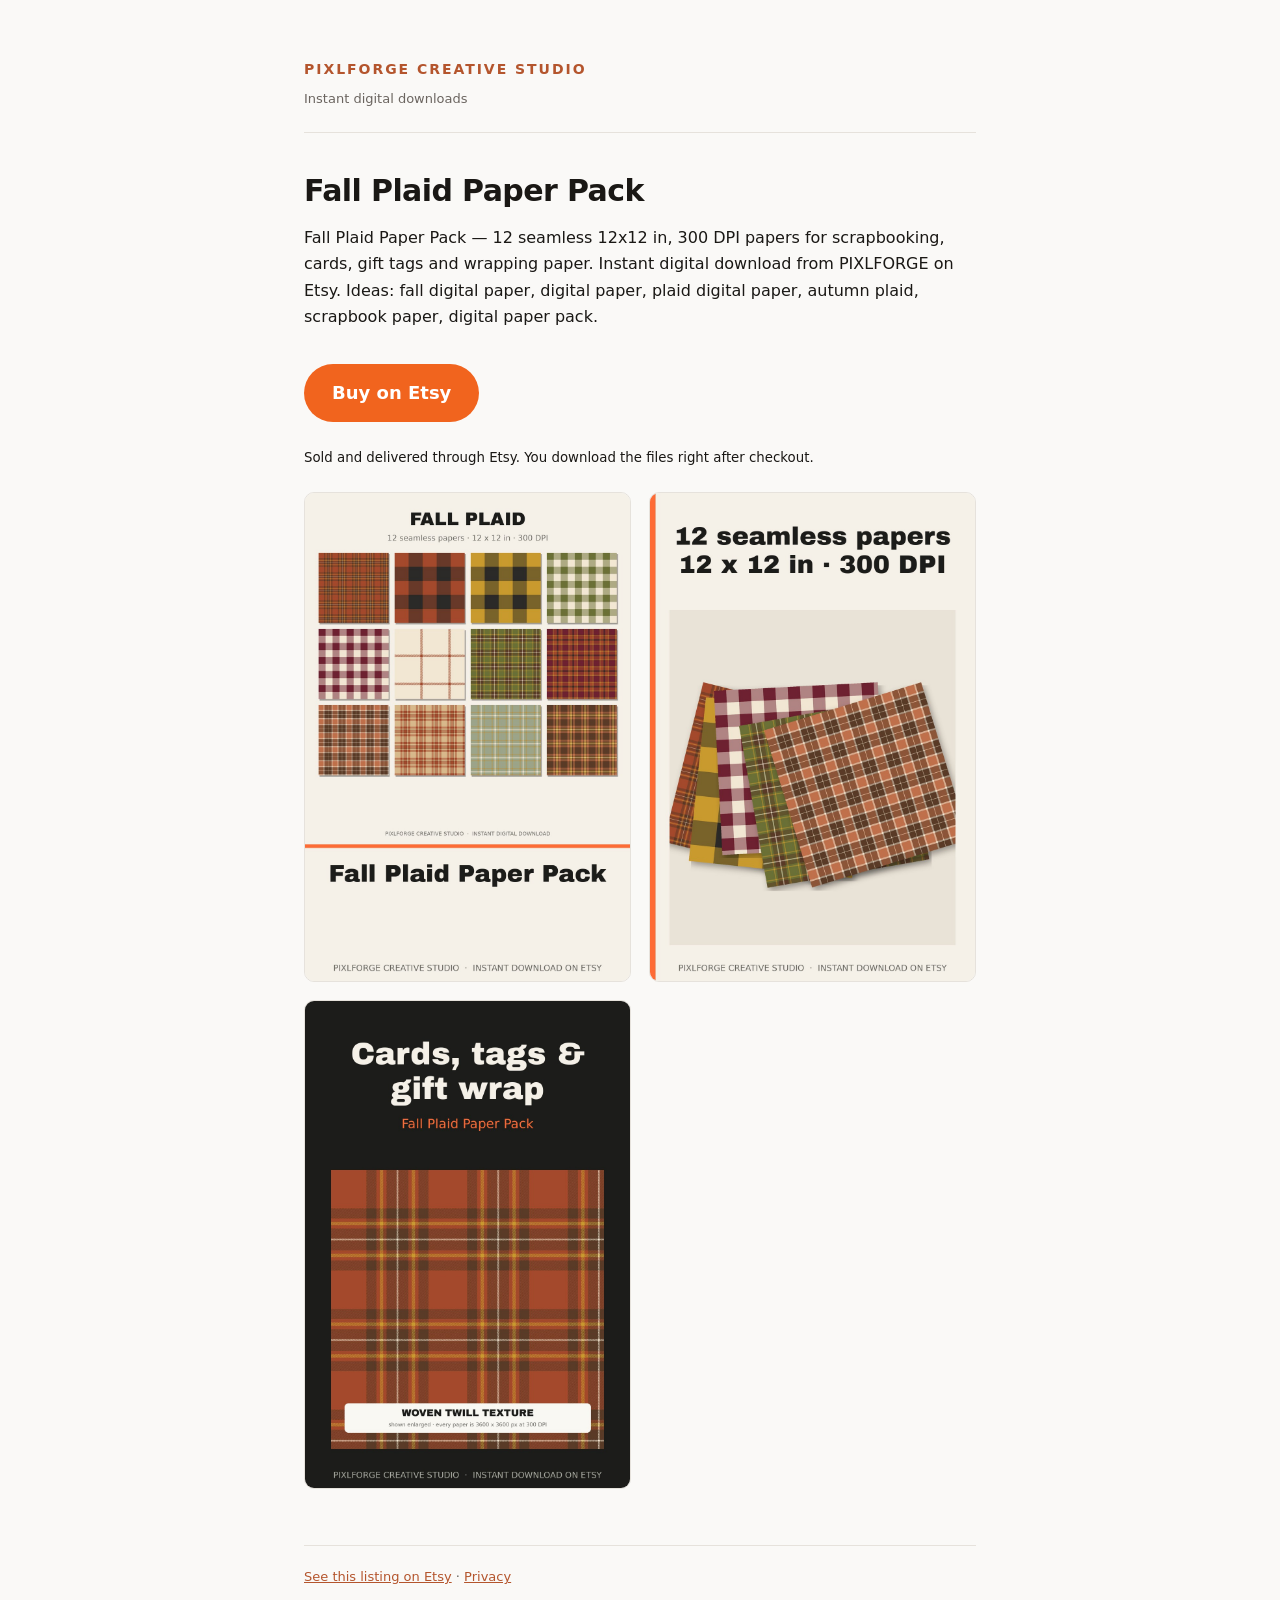
<file: p/fall-plaid-digital-paper-pack/index.html>
<!doctype html>
<html lang="en">
<head>
<meta charset="utf-8">
<meta name="viewport" content="width=device-width,initial-scale=1">
<title>Fall Plaid Paper Pack | PIXLFORGE Creative Studio</title>
<meta name="description" content="Fall Plaid Paper Pack — 12 seamless 12x12 in, 300 DPI papers for scrapbooking, cards, gift tags and wrapping paper. Instant digital download from PIXLFORGE on Etsy. Ideas: fall digital paper, digital paper, plaid digital paper, autumn plaid, scrapbook paper, digital paper pack.">
<meta property="og:title" content="Fall Plaid Paper Pack">
<meta property="og:description" content="Fall Plaid Paper Pack — 12 seamless 12x12 in, 300 DPI papers for scrapbooking, cards, gift tags and wrapping paper. Instant digital download from PIXLFORGE on Etsy. Ideas: fall digital paper, digital paper, plaid digital paper, autumn plaid, scrapbook paper, digital paper pack.">
<meta property="og:image" content="https://glozito11.github.io/pixlforge-site/pins/fall-plaid-digital-paper-pack-pin-1.jpg">
<link rel="stylesheet" href="../../style.css">
<style>
.buy{display:inline-block;margin:18px 0 6px;background:#f1641e;color:#fff;border-radius:999px;padding:14px 28px;text-decoration:none;font-weight:700;font-size:18px}
.shots{display:grid;grid-template-columns:repeat(auto-fill,minmax(220px,1fr));gap:18px;margin-top:22px}
.shots img{width:100%;height:auto;border-radius:10px;border:1px solid var(--line)}
</style>
</head>
<body>
<div class="wrap">
<header class="site"><a class="brand" href="../../">PIXLFORGE Creative Studio</a><div class="tag">Instant digital downloads</div></header>
<h1>Fall Plaid Paper Pack</h1>
<p>Fall Plaid Paper Pack — 12 seamless 12x12 in, 300 DPI papers for scrapbooking, cards, gift tags and wrapping paper. Instant digital download from PIXLFORGE on Etsy. Ideas: fall digital paper, digital paper, plaid digital paper, autumn plaid, scrapbook paper, digital paper pack.</p>
<a class="buy" href="https://www.etsy.com/listing/4585356512">Buy on Etsy</a>
<p><small>Sold and delivered through Etsy. You download the files right after checkout.</small></p>
<div class="shots"><img src="../../pins/fall-plaid-digital-paper-pack-pin-1.jpg" alt="Fall Plaid Paper Pack: fall plaid digital paper for crafts" width="1000" height="1500" loading="lazy"><img src="../../pins/fall-plaid-digital-paper-pack-pin-2.jpg" alt="Fall Plaid Paper Pack: fall plaid digital paper for crafts" width="1000" height="1500" loading="lazy"><img src="../../pins/fall-plaid-digital-paper-pack-pin-3.jpg" alt="Fall Plaid Paper Pack: fall plaid digital paper for crafts" width="1000" height="1500" loading="lazy"></div>
<footer><a href="https://www.etsy.com/listing/4585356512">See this listing on Etsy</a> · <a href="../../privacy/">Privacy</a></footer>
</div>
</body>
</html>
</file>
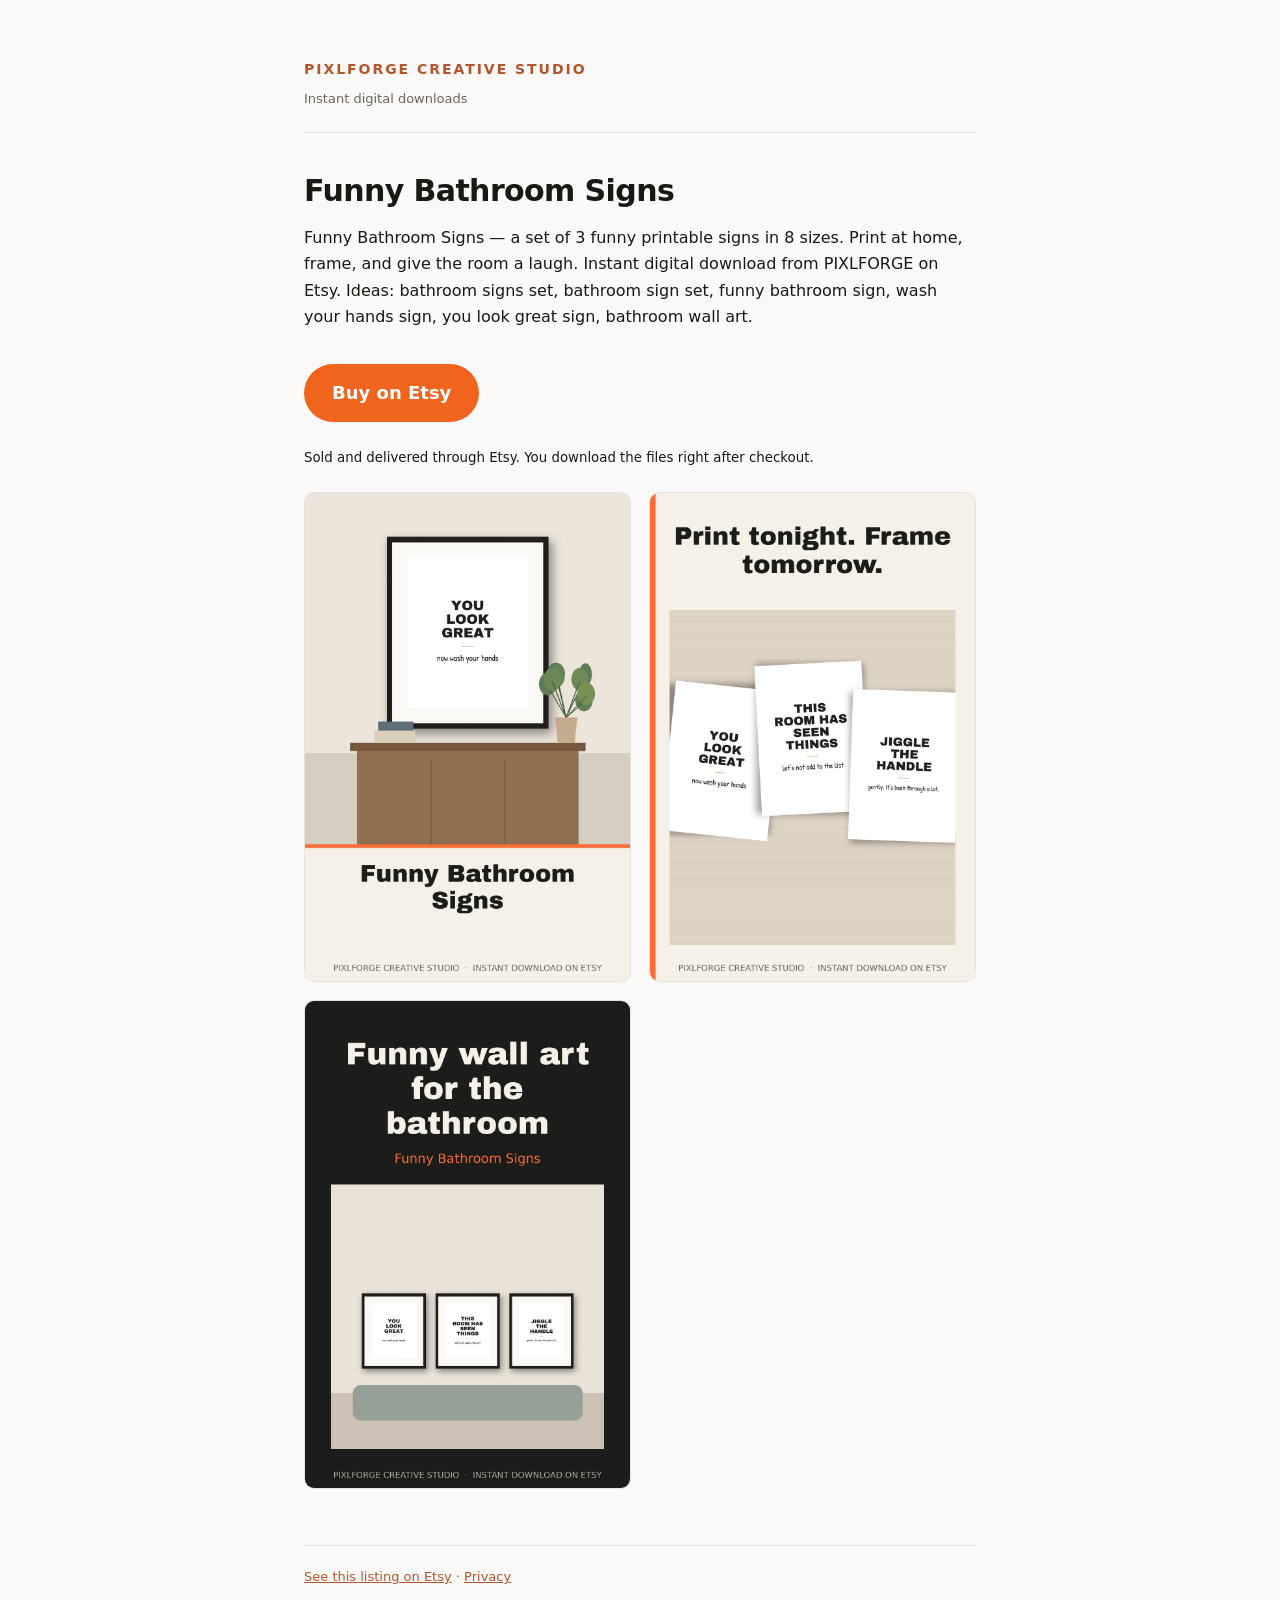
<file: p/funny-bathroom-wall-art-set-of-3/index.html>
<!doctype html>
<html lang="en">
<head>
<meta charset="utf-8">
<meta name="viewport" content="width=device-width,initial-scale=1">
<title>Funny Bathroom Signs | PIXLFORGE Creative Studio</title>
<meta name="description" content="Funny Bathroom Signs — a set of 3 funny printable signs in 8 sizes. Print at home, frame, and give the room a laugh. Instant digital download from PIXLFORGE on Etsy. Ideas: bathroom signs set, bathroom sign set, funny bathroom sign, wash your hands sign, you look great sign, bathroom wall art.">
<meta property="og:title" content="Funny Bathroom Signs">
<meta property="og:description" content="Funny Bathroom Signs — a set of 3 funny printable signs in 8 sizes. Print at home, frame, and give the room a laugh. Instant digital download from PIXLFORGE on Etsy. Ideas: bathroom signs set, bathroom sign set, funny bathroom sign, wash your hands sign, you look great sign, bathroom wall art.">
<meta property="og:image" content="https://glozito11.github.io/pixlforge-site/pins/funny-bathroom-wall-art-set-of-3-pin-1.jpg">
<link rel="stylesheet" href="../../style.css">
<style>
.buy{display:inline-block;margin:18px 0 6px;background:#f1641e;color:#fff;border-radius:999px;padding:14px 28px;text-decoration:none;font-weight:700;font-size:18px}
.shots{display:grid;grid-template-columns:repeat(auto-fill,minmax(220px,1fr));gap:18px;margin-top:22px}
.shots img{width:100%;height:auto;border-radius:10px;border:1px solid var(--line)}
</style>
</head>
<body>
<div class="wrap">
<header class="site"><a class="brand" href="../../">PIXLFORGE Creative Studio</a><div class="tag">Instant digital downloads</div></header>
<h1>Funny Bathroom Signs</h1>
<p>Funny Bathroom Signs — a set of 3 funny printable signs in 8 sizes. Print at home, frame, and give the room a laugh. Instant digital download from PIXLFORGE on Etsy. Ideas: bathroom signs set, bathroom sign set, funny bathroom sign, wash your hands sign, you look great sign, bathroom wall art.</p>
<a class="buy" href="https://www.etsy.com/listing/4583254007">Buy on Etsy</a>
<p><small>Sold and delivered through Etsy. You download the files right after checkout.</small></p>
<div class="shots"><img src="../../pins/funny-bathroom-wall-art-set-of-3-pin-1.jpg" alt="Funny Bathroom Signs: funny bathroom decor" width="1000" height="1500" loading="lazy"><img src="../../pins/funny-bathroom-wall-art-set-of-3-pin-2.jpg" alt="Funny Bathroom Signs: funny bathroom decor" width="1000" height="1500" loading="lazy"><img src="../../pins/funny-bathroom-wall-art-set-of-3-pin-3.jpg" alt="Funny Bathroom Signs: funny bathroom decor" width="1000" height="1500" loading="lazy"></div>
<footer><a href="https://www.etsy.com/listing/4583254007">See this listing on Etsy</a> · <a href="../../privacy/">Privacy</a></footer>
</div>
</body>
</html>
</file>
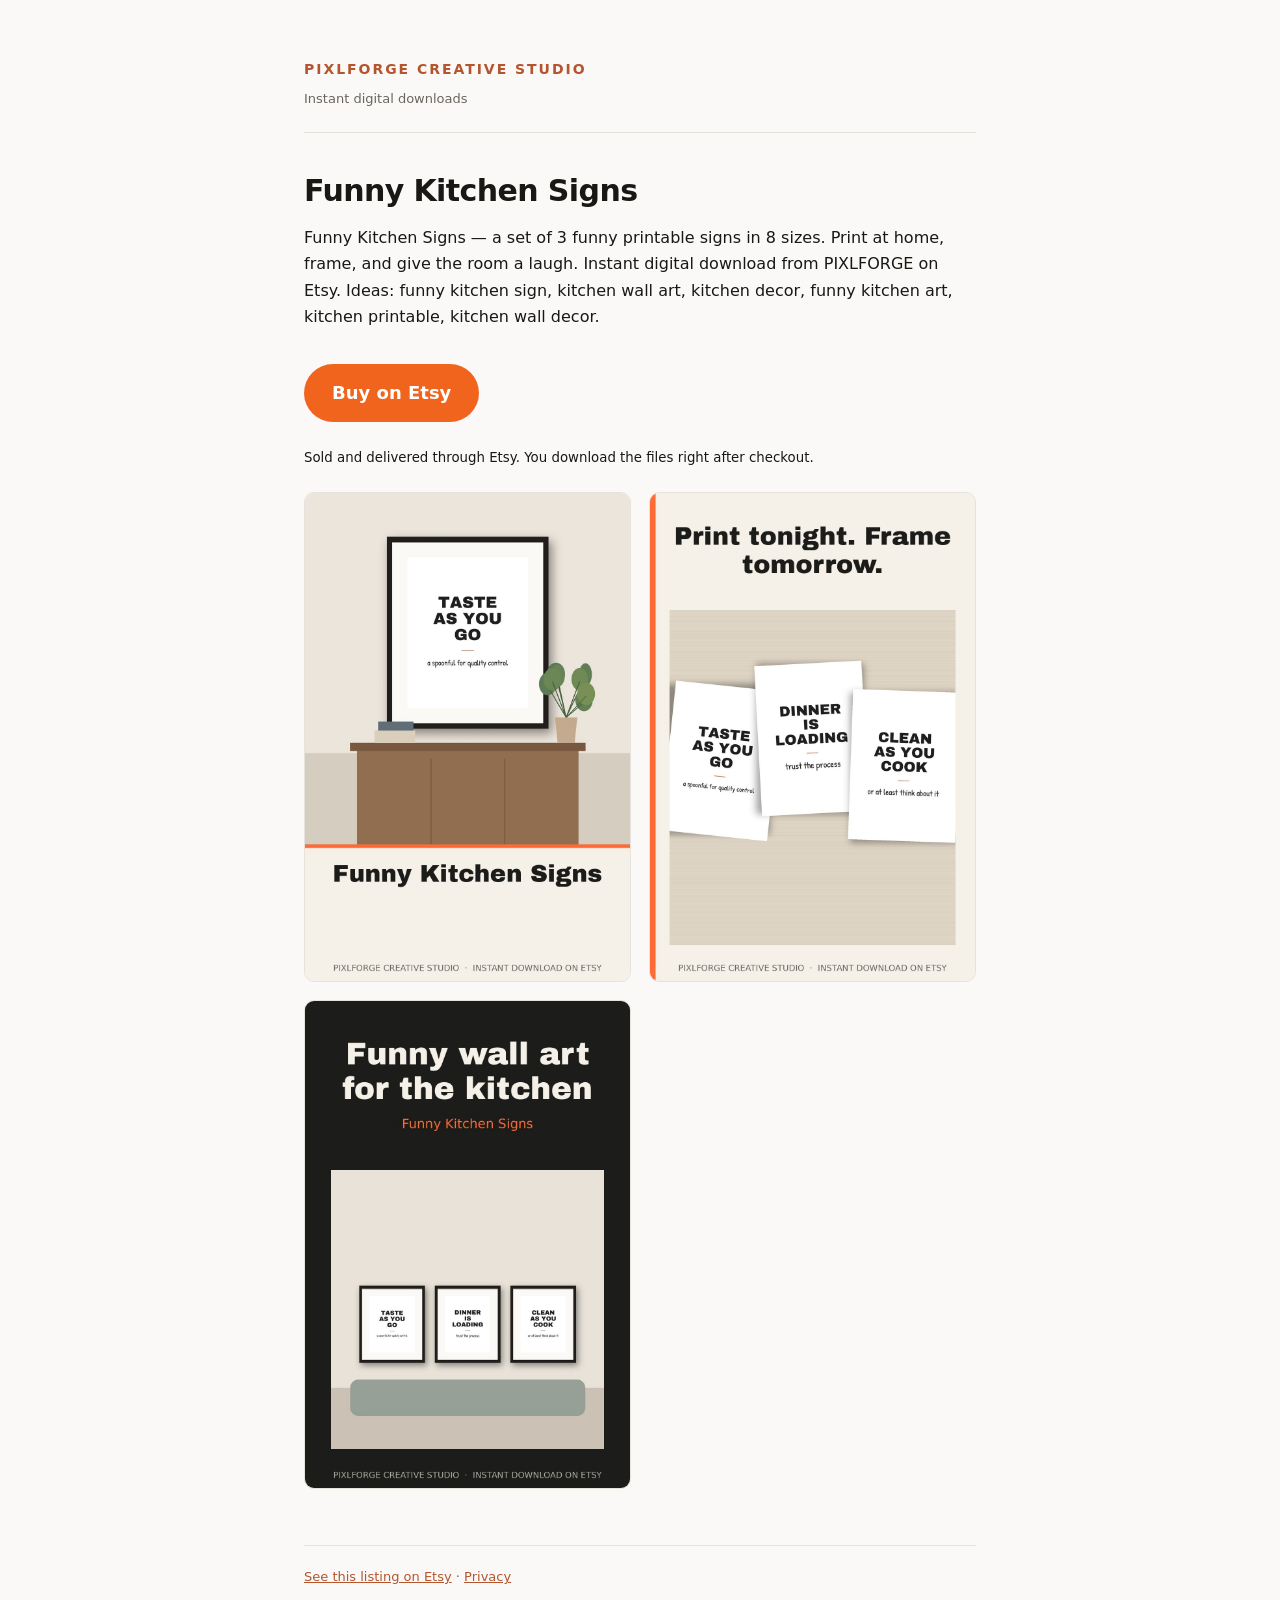
<file: p/funny-kitchen-wall-art-set-of-3/index.html>
<!doctype html>
<html lang="en">
<head>
<meta charset="utf-8">
<meta name="viewport" content="width=device-width,initial-scale=1">
<title>Funny Kitchen Signs | PIXLFORGE Creative Studio</title>
<meta name="description" content="Funny Kitchen Signs — a set of 3 funny printable signs in 8 sizes. Print at home, frame, and give the room a laugh. Instant digital download from PIXLFORGE on Etsy. Ideas: funny kitchen sign, kitchen wall art, kitchen decor, funny kitchen art, kitchen printable, kitchen wall decor.">
<meta property="og:title" content="Funny Kitchen Signs">
<meta property="og:description" content="Funny Kitchen Signs — a set of 3 funny printable signs in 8 sizes. Print at home, frame, and give the room a laugh. Instant digital download from PIXLFORGE on Etsy. Ideas: funny kitchen sign, kitchen wall art, kitchen decor, funny kitchen art, kitchen printable, kitchen wall decor.">
<meta property="og:image" content="https://glozito11.github.io/pixlforge-site/pins/funny-kitchen-wall-art-set-of-3-pin-1.jpg">
<link rel="stylesheet" href="../../style.css">
<style>
.buy{display:inline-block;margin:18px 0 6px;background:#f1641e;color:#fff;border-radius:999px;padding:14px 28px;text-decoration:none;font-weight:700;font-size:18px}
.shots{display:grid;grid-template-columns:repeat(auto-fill,minmax(220px,1fr));gap:18px;margin-top:22px}
.shots img{width:100%;height:auto;border-radius:10px;border:1px solid var(--line)}
</style>
</head>
<body>
<div class="wrap">
<header class="site"><a class="brand" href="../../">PIXLFORGE Creative Studio</a><div class="tag">Instant digital downloads</div></header>
<h1>Funny Kitchen Signs</h1>
<p>Funny Kitchen Signs — a set of 3 funny printable signs in 8 sizes. Print at home, frame, and give the room a laugh. Instant digital download from PIXLFORGE on Etsy. Ideas: funny kitchen sign, kitchen wall art, kitchen decor, funny kitchen art, kitchen printable, kitchen wall decor.</p>
<a class="buy" href="https://www.etsy.com/listing/4587433540">Buy on Etsy</a>
<p><small>Sold and delivered through Etsy. You download the files right after checkout.</small></p>
<div class="shots"><img src="../../pins/funny-kitchen-wall-art-set-of-3-pin-1.jpg" alt="Funny Kitchen Signs: funny kitchen decor" width="1000" height="1500" loading="lazy"><img src="../../pins/funny-kitchen-wall-art-set-of-3-pin-2.jpg" alt="Funny Kitchen Signs: funny kitchen decor" width="1000" height="1500" loading="lazy"><img src="../../pins/funny-kitchen-wall-art-set-of-3-pin-3.jpg" alt="Funny Kitchen Signs: funny kitchen decor" width="1000" height="1500" loading="lazy"></div>
<footer><a href="https://www.etsy.com/listing/4587433540">See this listing on Etsy</a> · <a href="../../privacy/">Privacy</a></footer>
</div>
</body>
</html>
</file>
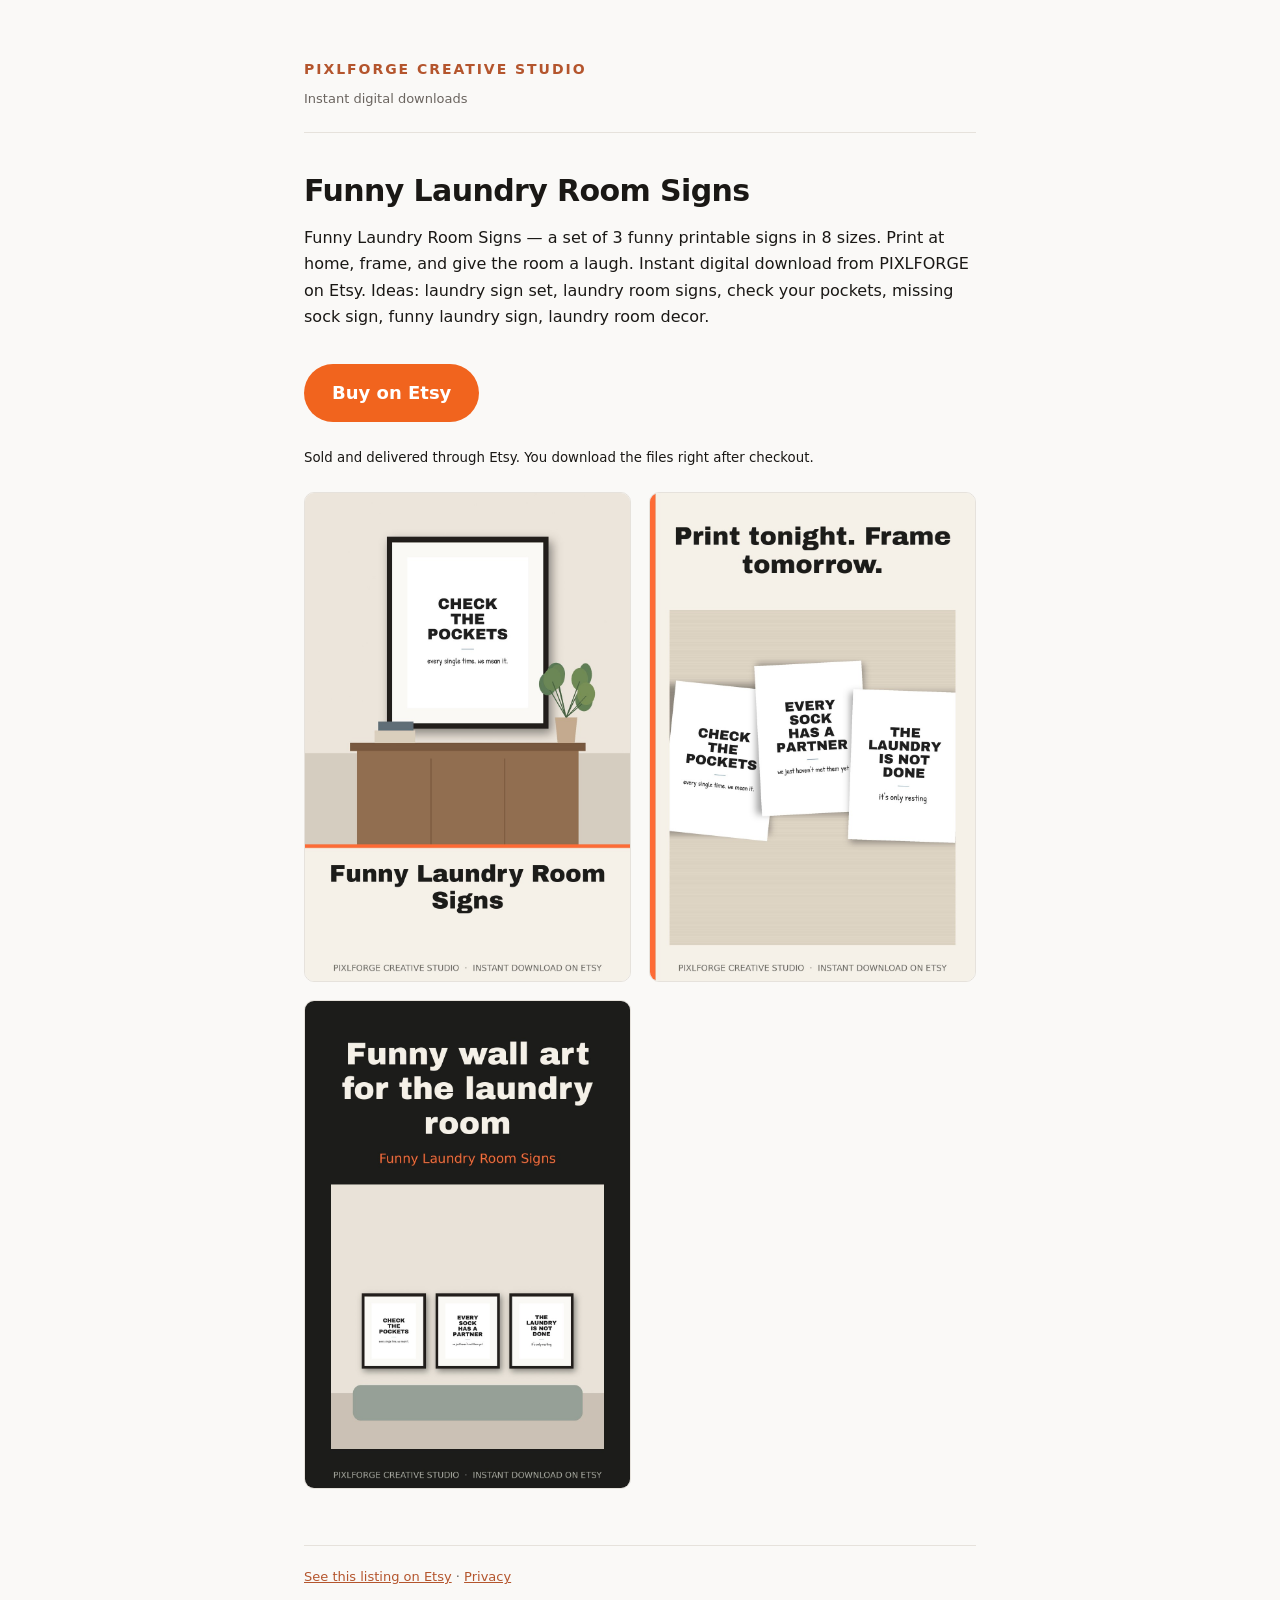
<file: p/funny-laundry-room-wall-art-set-of-3/index.html>
<!doctype html>
<html lang="en">
<head>
<meta charset="utf-8">
<meta name="viewport" content="width=device-width,initial-scale=1">
<title>Funny Laundry Room Signs | PIXLFORGE Creative Studio</title>
<meta name="description" content="Funny Laundry Room Signs — a set of 3 funny printable signs in 8 sizes. Print at home, frame, and give the room a laugh. Instant digital download from PIXLFORGE on Etsy. Ideas: laundry sign set, laundry room signs, check your pockets, missing sock sign, funny laundry sign, laundry room decor.">
<meta property="og:title" content="Funny Laundry Room Signs">
<meta property="og:description" content="Funny Laundry Room Signs — a set of 3 funny printable signs in 8 sizes. Print at home, frame, and give the room a laugh. Instant digital download from PIXLFORGE on Etsy. Ideas: laundry sign set, laundry room signs, check your pockets, missing sock sign, funny laundry sign, laundry room decor.">
<meta property="og:image" content="https://glozito11.github.io/pixlforge-site/pins/funny-laundry-room-wall-art-set-of-3-pin-1.jpg">
<link rel="stylesheet" href="../../style.css">
<style>
.buy{display:inline-block;margin:18px 0 6px;background:#f1641e;color:#fff;border-radius:999px;padding:14px 28px;text-decoration:none;font-weight:700;font-size:18px}
.shots{display:grid;grid-template-columns:repeat(auto-fill,minmax(220px,1fr));gap:18px;margin-top:22px}
.shots img{width:100%;height:auto;border-radius:10px;border:1px solid var(--line)}
</style>
</head>
<body>
<div class="wrap">
<header class="site"><a class="brand" href="../../">PIXLFORGE Creative Studio</a><div class="tag">Instant digital downloads</div></header>
<h1>Funny Laundry Room Signs</h1>
<p>Funny Laundry Room Signs — a set of 3 funny printable signs in 8 sizes. Print at home, frame, and give the room a laugh. Instant digital download from PIXLFORGE on Etsy. Ideas: laundry sign set, laundry room signs, check your pockets, missing sock sign, funny laundry sign, laundry room decor.</p>
<a class="buy" href="https://www.etsy.com/listing/4586410712">Buy on Etsy</a>
<p><small>Sold and delivered through Etsy. You download the files right after checkout.</small></p>
<div class="shots"><img src="../../pins/funny-laundry-room-wall-art-set-of-3-pin-1.jpg" alt="Funny Laundry Room Signs: funny laundry room decor" width="1000" height="1500" loading="lazy"><img src="../../pins/funny-laundry-room-wall-art-set-of-3-pin-2.jpg" alt="Funny Laundry Room Signs: funny laundry room decor" width="1000" height="1500" loading="lazy"><img src="../../pins/funny-laundry-room-wall-art-set-of-3-pin-3.jpg" alt="Funny Laundry Room Signs: funny laundry room decor" width="1000" height="1500" loading="lazy"></div>
<footer><a href="https://www.etsy.com/listing/4586410712">See this listing on Etsy</a> · <a href="../../privacy/">Privacy</a></footer>
</div>
</body>
</html>
</file>
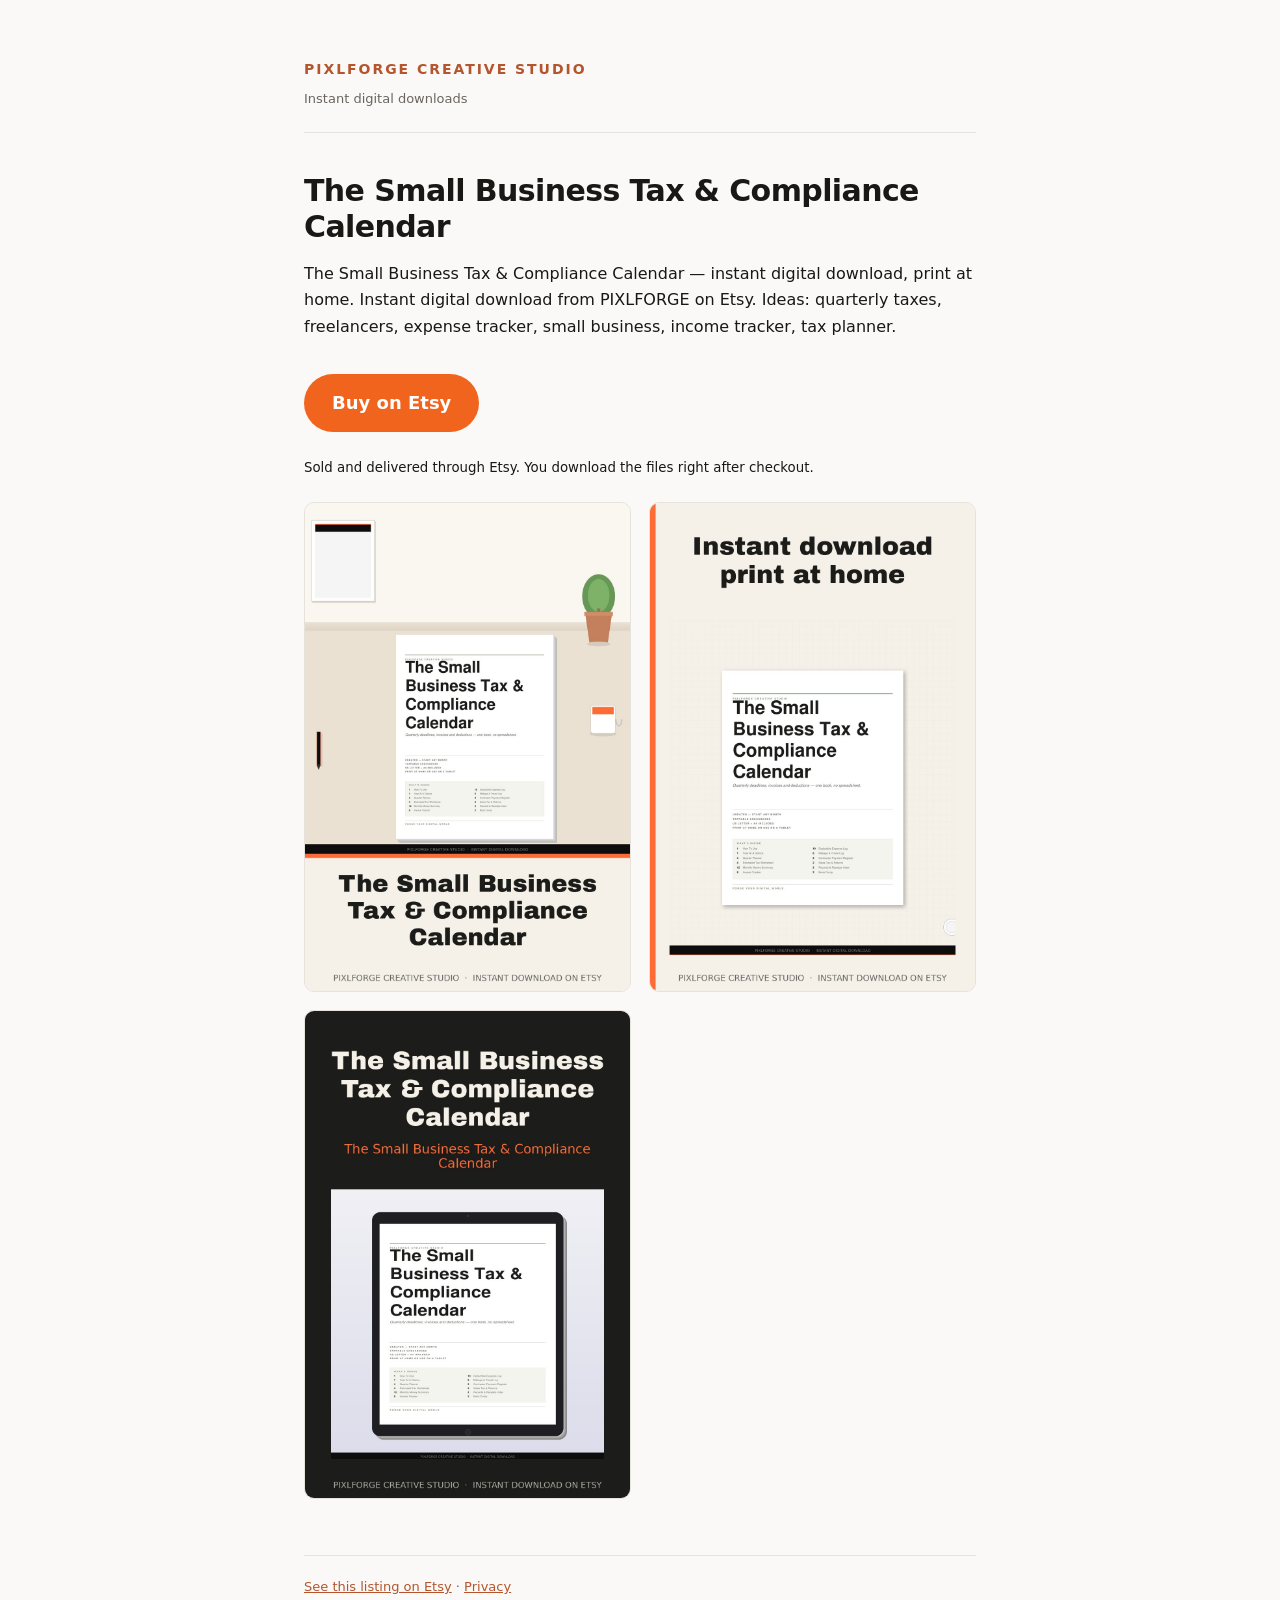
<file: p/the-small-business-tax-compliance-calendar/index.html>
<!doctype html>
<html lang="en">
<head>
<meta charset="utf-8">
<meta name="viewport" content="width=device-width,initial-scale=1">
<title>The Small Business Tax &amp; Compliance Calendar | PIXLFORGE Creative Studio</title>
<meta name="description" content="The Small Business Tax &amp; Compliance Calendar — instant digital download, print at home. Instant digital download from PIXLFORGE on Etsy. Ideas: quarterly taxes, freelancers, expense tracker, small business, income tracker, tax planner.">
<meta property="og:title" content="The Small Business Tax &amp; Compliance Calendar">
<meta property="og:description" content="The Small Business Tax &amp; Compliance Calendar — instant digital download, print at home. Instant digital download from PIXLFORGE on Etsy. Ideas: quarterly taxes, freelancers, expense tracker, small business, income tracker, tax planner.">
<meta property="og:image" content="https://glozito11.github.io/pixlforge-site/pins/the-small-business-tax-compliance-calendar-pin-1.jpg">
<link rel="stylesheet" href="../../style.css">
<style>
.buy{display:inline-block;margin:18px 0 6px;background:#f1641e;color:#fff;border-radius:999px;padding:14px 28px;text-decoration:none;font-weight:700;font-size:18px}
.shots{display:grid;grid-template-columns:repeat(auto-fill,minmax(220px,1fr));gap:18px;margin-top:22px}
.shots img{width:100%;height:auto;border-radius:10px;border:1px solid var(--line)}
</style>
</head>
<body>
<div class="wrap">
<header class="site"><a class="brand" href="../../">PIXLFORGE Creative Studio</a><div class="tag">Instant digital downloads</div></header>
<h1>The Small Business Tax &amp; Compliance Calendar</h1>
<p>The Small Business Tax &amp; Compliance Calendar — instant digital download, print at home. Instant digital download from PIXLFORGE on Etsy. Ideas: quarterly taxes, freelancers, expense tracker, small business, income tracker, tax planner.</p>
<a class="buy" href="https://www.etsy.com/listing/4587883828">Buy on Etsy</a>
<p><small>Sold and delivered through Etsy. You download the files right after checkout.</small></p>
<div class="shots"><img src="../../pins/the-small-business-tax-compliance-calendar-pin-1.jpg" alt="The Small Business Tax &amp; Compliance Calendar: Freelancers and solopreneurs managing quarterly tax deadlines and invoicing cycles" width="1000" height="1500" loading="lazy"><img src="../../pins/the-small-business-tax-compliance-calendar-pin-2.jpg" alt="The Small Business Tax &amp; Compliance Calendar: Freelancers and solopreneurs managing quarterly tax deadlines and invoicing cycles" width="1000" height="1500" loading="lazy"><img src="../../pins/the-small-business-tax-compliance-calendar-pin-3.jpg" alt="The Small Business Tax &amp; Compliance Calendar: Freelancers and solopreneurs managing quarterly tax deadlines and invoicing cycles" width="1000" height="1500" loading="lazy"></div>
<footer><a href="https://www.etsy.com/listing/4587883828">See this listing on Etsy</a> · <a href="../../privacy/">Privacy</a></footer>
</div>
</body>
</html>
</file>
<file: style.css>
:root{
  --bg:#faf9f7; --panel:#ffffff; --ink:#1a1815; --muted:#6b6560;
  --line:#e6e2dc; --accent:#b4552d; --accent-soft:#f6ece6;
}
@media (prefers-color-scheme: dark){
  :root:not([data-theme="light"]){
    --bg:#141311; --panel:#1c1a18; --ink:#eceae6; --muted:#9c958c;
    --line:#2e2b27; --accent:#e08a5f; --accent-soft:#2a201a;
  }
}
*{box-sizing:border-box}
body{
  margin:0; background:var(--bg); color:var(--ink);
  font:16px/1.65 ui-sans-serif,system-ui,-apple-system,"Segoe UI",Roboto,Helvetica,Arial,sans-serif;
  -webkit-font-smoothing:antialiased;
}
.wrap{max-width:720px;margin:0 auto;padding:56px 24px 96px}
header.site{border-bottom:1px solid var(--line);padding-bottom:22px;margin-bottom:40px}
.brand{font-weight:700;letter-spacing:.14em;font-size:14px;text-transform:uppercase;color:var(--accent);text-decoration:none;display:inline-block}
.tag{color:var(--muted);font-size:13px;margin-top:6px}
h1{font-size:30px;line-height:1.2;margin:0 0 8px;letter-spacing:-.02em}
h2{font-size:17px;margin:38px 0 10px;letter-spacing:-.01em}
h3{font-size:15px;margin:24px 0 6px;color:var(--muted);font-weight:600}
p,li{color:var(--ink)}
.eff{color:var(--muted);font-size:13px;margin:0 0 32px}
.callout{background:var(--accent-soft);border:1px solid var(--line);border-left:3px solid var(--accent);border-radius:8px;padding:16px 18px;margin:26px 0}
.callout p{margin:0;font-size:15px}
ul{padding-left:20px;margin:10px 0}
li{margin:5px 0}
a{color:var(--accent)}
code{background:var(--panel);border:1px solid var(--line);border-radius:4px;padding:1px 5px;font-size:14px}
footer{border-top:1px solid var(--line);margin-top:56px;padding-top:20px;color:var(--muted);font-size:13px}
.no{color:var(--muted)}
</file>
